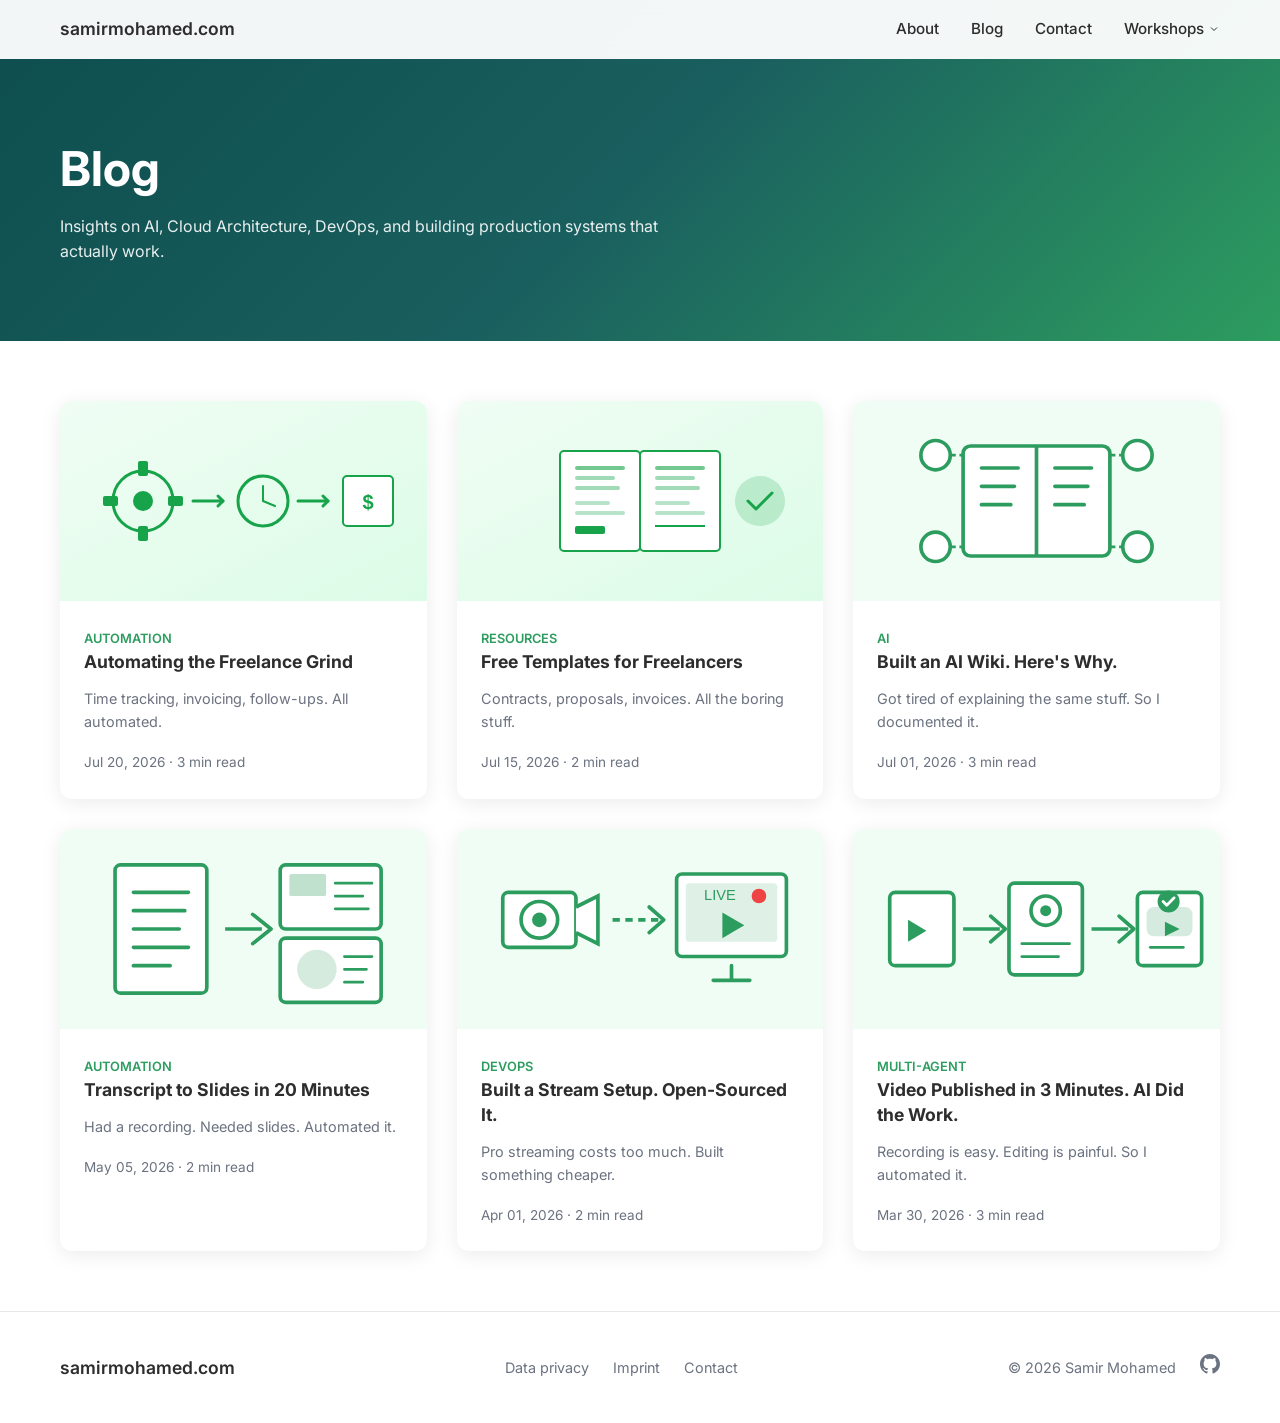
<file: pages/blog.html>
<!DOCTYPE html>
<html lang="en">
<head>
    <meta charset="UTF-8">
    <meta name="viewport" content="width=device-width, initial-scale=1.0">
    <meta name="description" content="Blog - Samir Mohamed. Insights on AI, Cloud Architecture, DevOps, and building production systems.">
    <title>Blog - Samir Mohamed | AI & Cloud Consultant</title>
    
    <!-- Privacy-friendly analytics by Plausible -->
    <script async src="https://plausible.io/js/pa-OyzoFrsBK3i105pGq7Ipw.js"></script>
    <script>
      window.plausible=window.plausible||function(){(plausible.q=plausible.q||[]).push(arguments)},plausible.init=plausible.init||function(i){plausible.o=i||{}};
      plausible.init()
    </script>
    
    <link rel="icon" type="image/svg+xml" href="../assets/images/icons/favicon.svg">
    <link rel="preconnect" href="https://fonts.googleapis.com">
    <link rel="preconnect" href="https://fonts.gstatic.com" crossorigin>
    <link href="https://fonts.googleapis.com/css2?family=Inter:wght@400;500;600;700&display=swap" rel="stylesheet">
    <link rel="stylesheet" href="../assets/css/styles.css">
    <style>
        .blog-hero {
            padding: 140px 0 60px;
            background: linear-gradient(135deg, #0d4d4d 0%, #1a5f5f 50%, #2d9d5f 100%);
            color: white;
        }
        .blog-hero h1 {
            margin-bottom: 16px;
        }
        .blog-hero p {
            opacity: 0.9;
            max-width: 600px;
        }
        .blog-list {
            padding: 60px 0;
        }
        .blog-list-grid {
            display: grid;
            grid-template-columns: repeat(3, 1fr);
            gap: 30px;
        }
        .blog-list-card {
            background: white;
            border-radius: 12px;
            overflow: hidden;
            box-shadow: 0 4px 20px rgba(0,0,0,0.08);
            transition: transform 0.3s ease, box-shadow 0.3s ease;
        }
        .blog-list-card:hover {
            transform: translateY(-5px);
            box-shadow: 0 8px 30px rgba(0,0,0,0.12);
        }
        .blog-list-card img {
            width: 100%;
            height: 200px;
            object-fit: cover;
        }
        .blog-list-card .content {
            padding: 24px;
        }
        .blog-list-card .category {
            font-size: 0.8rem;
            color: var(--primary-green);
            font-weight: 600;
            text-transform: uppercase;
            margin-bottom: 12px;
        }
        .blog-list-card h3 {
            font-size: 1.1rem;
            margin-bottom: 12px;
            line-height: 1.4;
        }
        .blog-list-card p {
            color: var(--text-muted);
            font-size: 0.9rem;
            margin-bottom: 16px;
        }
        .blog-list-card .meta {
            font-size: 0.85rem;
            color: var(--text-muted);
        }
        @media (max-width: 768px) {
            .blog-list-grid {
                grid-template-columns: 1fr;
            }
        }
    </style>
</head>
<body>
    <nav class="navbar">
        <div class="container">
            <a href="../index.html" class="logo">
                <span class="logo-text">samirmohamed.com</span>
            </a>
            <div class="nav-links">
                <a href="../index.html#about">About</a>
                <a href="blog.html">Blog</a>
                <a href="../index.html#contact">Contact</a>
                <div class="dropdown">
                    <a href="#" class="dropdown-toggle">Workshops <svg width="12" height="12" viewBox="0 0 24 24" fill="none" stroke="currentColor" stroke-width="2"><path d="M6 9l6 6 6-6"/></svg></a>
                    <div class="dropdown-menu">
                        <a href="workshops.html#discovery">Discovery Workshop</a>
                        <a href="workshops.html#prototype">Prototype Workshop</a>
                        <a href="workshops.html#validation">Validation Workshop</a>
                    </div>
                </div>
            </div>
        </div>
    </nav>

    <section class="blog-hero">
        <div class="container">
            <h1>Blog</h1>
            <p>Insights on AI, Cloud Architecture, DevOps, and building production systems that actually work.</p>
        </div>
    </section>

    <section class="blog-list">
        <div class="container">
            <div class="blog-list-grid">
                <a href="blog/freelancer-automation.html" class="blog-list-card">
                    <img src="../assets/images/blog/freelancer-automation.svg" alt="Freelancer Automation">
                    <div class="content">
                        <span class="category">Automation</span>
                        <h3>Automating the Freelance Grind</h3>
                        <p>Time tracking, invoicing, follow-ups. All automated.</p>
                        <span class="meta">Jul 20, 2026 · 3 min read</span>
                    </div>
                </a>
                
                <a href="blog/freelancer-templates.html" class="blog-list-card">
                    <img src="../assets/images/blog/freelancer-templates.svg" alt="Freelancer Templates">
                    <div class="content">
                        <span class="category">Resources</span>
                        <h3>Free Templates for Freelancers</h3>
                        <p>Contracts, proposals, invoices. All the boring stuff.</p>
                        <span class="meta">Jul 15, 2026 · 2 min read</span>
                    </div>
                </a>
                
                <a href="blog/ai-solutions-wiki.html" class="blog-list-card">
                    <img src="../assets/images/blog/ai-wiki.svg" alt="AI Wiki">
                    <div class="content">
                        <span class="category">AI</span>
                        <h3>Built an AI Wiki. Here's Why.</h3>
                        <p>Got tired of explaining the same stuff. So I documented it.</p>
                        <span class="meta">Jul 01, 2026 · 3 min read</span>
                    </div>
                </a>
                
                <a href="blog/transcript-to-slides.html" class="blog-list-card">
                    <img src="../assets/images/blog/transcript-slides.svg" alt="Transcript to Slides">
                    <div class="content">
                        <span class="category">Automation</span>
                        <h3>Transcript to Slides in 20 Minutes</h3>
                        <p>Had a recording. Needed slides. Automated it.</p>
                        <span class="meta">May 05, 2026 · 2 min read</span>
                    </div>
                </a>
                
                <a href="blog/stream-setup.html" class="blog-list-card">
                    <img src="../assets/images/blog/stream-setup.svg" alt="Stream Setup">
                    <div class="content">
                        <span class="category">DevOps</span>
                        <h3>Built a Stream Setup. Open-Sourced It.</h3>
                        <p>Pro streaming costs too much. Built something cheaper.</p>
                        <span class="meta">Apr 01, 2026 · 2 min read</span>
                    </div>
                </a>
                
                <a href="blog/ai-video-pipeline.html" class="blog-list-card">
                    <img src="../assets/images/blog/video-pipeline.svg" alt="AI Video Pipeline">
                    <div class="content">
                        <span class="category">Multi-Agent</span>
                        <h3>Video Published in 3 Minutes. AI Did the Work.</h3>
                        <p>Recording is easy. Editing is painful. So I automated it.</p>
                        <span class="meta">Mar 30, 2026 · 3 min read</span>
                    </div>
                </a>
            </div>
        </div>
    </section>

    <footer class="footer">
        <div class="container">
            <div class="footer-logo">
                <span class="logo-text">samirmohamed.com</span>
            </div>
            <div class="footer-links">
                <a href="privacy.html">Data privacy</a>
                <a href="imprint.html">Imprint</a>
                <a href="../index.html#contact">Contact</a>
            </div>
            <div class="footer-right">
                <span class="copyright">&copy; 2026 Samir Mohamed</span>
                <div class="footer-social">
                    <a href="https://github.com/mzzavaa" aria-label="GitHub" target="_blank" rel="noopener">
                        <svg width="20" height="20" viewBox="0 0 24 24" fill="currentColor">
                            <path d="M12 0c-6.626 0-12 5.373-12 12 0 5.302 3.438 9.8 8.207 11.387.599.111.793-.261.793-.577v-2.234c-3.338.726-4.033-1.416-4.033-1.416-.546-1.387-1.333-1.756-1.333-1.756-1.089-.745.083-.729.083-.729 1.205.084 1.839 1.237 1.839 1.237 1.07 1.834 2.807 1.304 3.492.997.107-.775.418-1.305.762-1.604-2.665-.305-5.467-1.334-5.467-5.931 0-1.311.469-2.381 1.236-3.221-.124-.303-.535-1.524.117-3.176 0 0 1.008-.322 3.301 1.23.957-.266 1.983-.399 3.003-.404 1.02.005 2.047.138 3.006.404 2.291-1.552 3.297-1.23 3.297-1.23.653 1.653.242 2.874.118 3.176.77.84 1.235 1.911 1.235 3.221 0 4.609-2.807 5.624-5.479 5.921.43.372.823 1.102.823 2.222v3.293c0 .319.192.694.801.576 4.765-1.589 8.199-6.086 8.199-11.386 0-6.627-5.373-12-12-12z"/>
                        </svg>
                    </a>
                </div>
            </div>
        </div>
    </footer>
    
    <script src="../assets/js/main.js"></script>
</body>
</html>
</file>
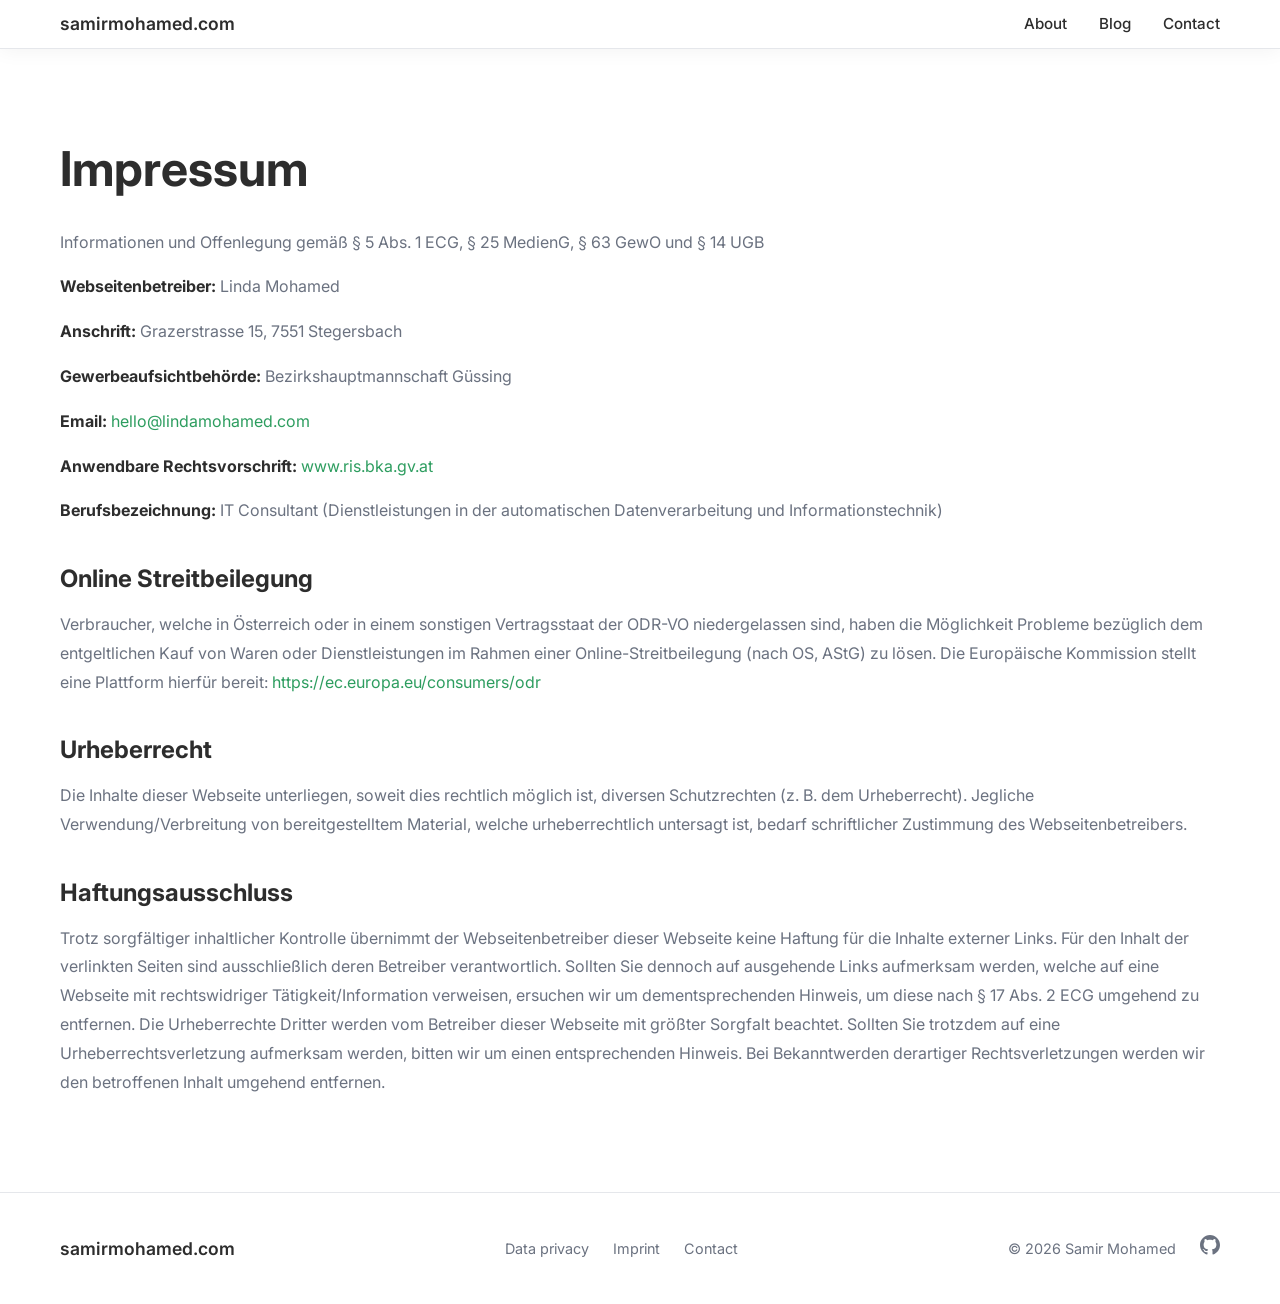
<file: pages/imprint.html>
<!DOCTYPE html>
<html lang="de">
<head>
    <meta charset="UTF-8">
    <meta name="viewport" content="width=device-width, initial-scale=1.0">
    <meta name="description" content="Impressum - Samir Mohamed">
    <title>Imprint | Samir Mohamed</title>
    
    <!-- Privacy-friendly analytics by Plausible -->
    <script async src="https://plausible.io/js/pa-OyzoFrsBK3i105pGq7Ipw.js"></script>
    <script>
      window.plausible=window.plausible||function(){(plausible.q=plausible.q||[]).push(arguments)},plausible.init=plausible.init||function(i){plausible.o=i||{}};
      plausible.init()
    </script>
    
    <link rel="icon" type="image/svg+xml" href="../assets/images/icons/favicon.svg">
    <link rel="preconnect" href="https://fonts.googleapis.com">
    <link rel="preconnect" href="https://fonts.gstatic.com" crossorigin>
    <link href="https://fonts.googleapis.com/css2?family=Inter:wght@400;500;600;700&display=swap" rel="stylesheet">
    <link rel="stylesheet" href="../assets/css/styles.css">
</head>
<body>
    <nav class="navbar scrolled">
        <div class="container">
            <a href="../index.html" class="logo"><span class="logo-text">samirmohamed.com</span></a>
            <div class="nav-links">
                <a href="../index.html#about">About</a>
                <a href="blog.html">Blog</a>
                <a href="../index.html#contact">Contact</a>
            </div>
        </div>
    </nav>

    <section class="legal-page">
        <div class="container">
            <h1>Impressum</h1>
            
            <p>Informationen und Offenlegung gemäß § 5 Abs. 1 ECG, § 25 MedienG, § 63 GewO und § 14 UGB</p>
            
            <p><strong>Webseitenbetreiber:</strong> Linda Mohamed</p>
            <p><strong>Anschrift:</strong> Grazerstrasse 15, 7551 Stegersbach</p>
            <p><strong>Gewerbeaufsichtbehörde:</strong> Bezirkshauptmannschaft Güssing</p>
            <p><strong>Email:</strong> <a href="mailto:hello@samirmohamed.com">hello@lindamohamed.com</a></p>
            <p><strong>Anwendbare Rechtsvorschrift:</strong> <a href="https://www.ris.bka.gv.at" target="_blank" rel="noopener">www.ris.bka.gv.at</a></p>
            <p><strong>Berufsbezeichnung:</strong> IT Consultant (Dienstleistungen in der automatischen Datenverarbeitung und Informationstechnik)</p>
            
            <h2>Online Streitbeilegung</h2>
            <p>Verbraucher, welche in Österreich oder in einem sonstigen Vertragsstaat der ODR-VO niedergelassen sind, haben die Möglichkeit Probleme bezüglich dem entgeltlichen Kauf von Waren oder Dienstleistungen im Rahmen einer Online-Streitbeilegung (nach OS, AStG) zu lösen. Die Europäische Kommission stellt eine Plattform hierfür bereit: <a href="https://ec.europa.eu/consumers/odr" target="_blank" rel="noopener">https://ec.europa.eu/consumers/odr</a></p>
            
            <h2>Urheberrecht</h2>
            <p>Die Inhalte dieser Webseite unterliegen, soweit dies rechtlich möglich ist, diversen Schutzrechten (z. B. dem Urheberrecht). Jegliche Verwendung/Verbreitung von bereitgestelltem Material, welche urheberrechtlich untersagt ist, bedarf schriftlicher Zustimmung des Webseitenbetreibers.</p>
            
            <h2>Haftungsausschluss</h2>
            <p>Trotz sorgfältiger inhaltlicher Kontrolle übernimmt der Webseitenbetreiber dieser Webseite keine Haftung für die Inhalte externer Links. Für den Inhalt der verlinkten Seiten sind ausschließlich deren Betreiber verantwortlich. Sollten Sie dennoch auf ausgehende Links aufmerksam werden, welche auf eine Webseite mit rechtswidriger Tätigkeit/Information verweisen, ersuchen wir um dementsprechenden Hinweis, um diese nach § 17 Abs. 2 ECG umgehend zu entfernen. Die Urheberrechte Dritter werden vom Betreiber dieser Webseite mit größter Sorgfalt beachtet. Sollten Sie trotzdem auf eine Urheberrechtsverletzung aufmerksam werden, bitten wir um einen entsprechenden Hinweis. Bei Bekanntwerden derartiger Rechtsverletzungen werden wir den betroffenen Inhalt umgehend entfernen.</p>
        </div>
    </section>

    <footer class="footer">
        <div class="container">
            <div class="footer-logo"><span class="logo-text">samirmohamed.com</span></div>
            <div class="footer-links">
                <a href="privacy.html">Data privacy</a>
                <a href="imprint.html">Imprint</a>
                <a href="../index.html#contact">Contact</a>
            </div>
            <div class="footer-right">
                <span class="copyright">&copy; 2026 Samir Mohamed</span>
                <div class="footer-social">
                    <a href="https://github.com/mzzavaa" aria-label="GitHub" target="_blank" rel="noopener">
                        <svg width="20" height="20" viewBox="0 0 24 24" fill="currentColor">
                            <path d="M12 0c-6.626 0-12 5.373-12 12 0 5.302 3.438 9.8 8.207 11.387.599.111.793-.261.793-.577v-2.234c-3.338.726-4.033-1.416-4.033-1.416-.546-1.387-1.333-1.756-1.333-1.756-1.089-.745.083-.729.083-.729 1.205.084 1.839 1.237 1.839 1.237 1.07 1.834 2.807 1.304 3.492.997.107-.775.418-1.305.762-1.604-2.665-.305-5.467-1.334-5.467-5.931 0-1.311.469-2.381 1.236-3.221-.124-.303-.535-1.524.117-3.176 0 0 1.008-.322 3.301 1.23.957-.266 1.983-.399 3.003-.404 1.02.005 2.047.138 3.006.404 2.291-1.552 3.297-1.23 3.297-1.23.653 1.653.242 2.874.118 3.176.77.84 1.235 1.911 1.235 3.221 0 4.609-2.807 5.624-5.479 5.921.43.372.823 1.102.823 2.222v3.293c0 .319.192.694.801.576 4.765-1.589 8.199-6.086 8.199-11.386 0-6.627-5.373-12-12-12z"/>
                        </svg>
                    </a>
                </div>
            </div>
        </div>
    </footer>
</body>
</html>
</file>
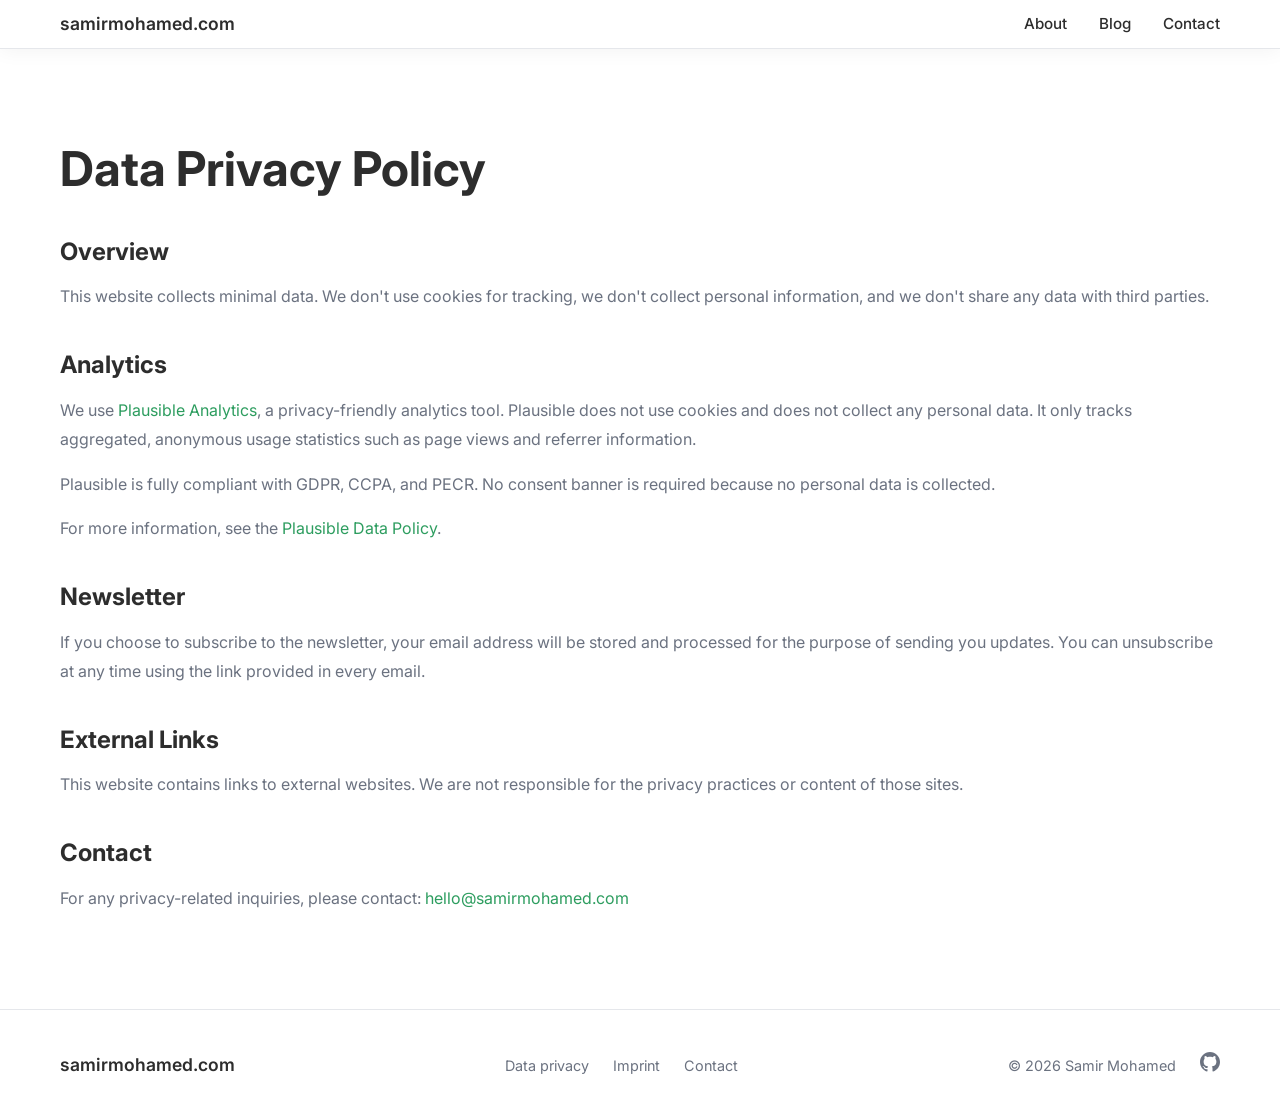
<file: pages/privacy.html>
<!DOCTYPE html>
<html lang="en">
<head>
    <meta charset="UTF-8">
    <meta name="viewport" content="width=device-width, initial-scale=1.0">
    <meta name="description" content="Data Privacy Policy - Samir Mohamed">
    <title>Data Privacy | Samir Mohamed</title>
    
    <!-- Privacy-friendly analytics by Plausible -->
    <script async src="https://plausible.io/js/pa-OyzoFrsBK3i105pGq7Ipw.js"></script>
    <script>
      window.plausible=window.plausible||function(){(plausible.q=plausible.q||[]).push(arguments)},plausible.init=plausible.init||function(i){plausible.o=i||{}};
      plausible.init()
    </script>
    
    <link rel="icon" type="image/svg+xml" href="../assets/images/icons/favicon.svg">
    <link rel="preconnect" href="https://fonts.googleapis.com">
    <link rel="preconnect" href="https://fonts.gstatic.com" crossorigin>
    <link href="https://fonts.googleapis.com/css2?family=Inter:wght@400;500;600;700&display=swap" rel="stylesheet">
    <link rel="stylesheet" href="../assets/css/styles.css">
</head>
<body>
    <nav class="navbar scrolled">
        <div class="container">
            <a href="../index.html" class="logo">
                <span class="logo-text">samirmohamed.com</span>
            </a>
            <div class="nav-links">
                <a href="../index.html#about">About</a>
                <a href="blog.html">Blog</a>
                <a href="../index.html#contact">Contact</a>
            </div>
        </div>
    </nav>

    <main class="legal-page">
        <div class="container">
            <h1>Data Privacy Policy</h1>
            
            <h2>Overview</h2>
            <p>This website collects minimal data. We don't use cookies for tracking, we don't collect personal information, and we don't share any data with third parties.</p>
            
            <h2>Analytics</h2>
            <p>We use <a href="https://plausible.io" target="_blank" rel="noopener">Plausible Analytics</a>, a privacy-friendly analytics tool. Plausible does not use cookies and does not collect any personal data. It only tracks aggregated, anonymous usage statistics such as page views and referrer information.</p>
            <p>Plausible is fully compliant with GDPR, CCPA, and PECR. No consent banner is required because no personal data is collected.</p>
            <p>For more information, see the <a href="https://plausible.io/data-policy" target="_blank" rel="noopener">Plausible Data Policy</a>.</p>
            
            <h2>Newsletter</h2>
            <p>If you choose to subscribe to the newsletter, your email address will be stored and processed for the purpose of sending you updates. You can unsubscribe at any time using the link provided in every email.</p>
            
            <h2>External Links</h2>
            <p>This website contains links to external websites. We are not responsible for the privacy practices or content of those sites.</p>
            
            <h2>Contact</h2>
            <p>For any privacy-related inquiries, please contact: <a href="mailto:hello@samirmohamed.com">hello@samirmohamed.com</a></p>
        </div>
    </main>

    <footer class="footer">
        <div class="container">
            <div class="footer-logo">
                <span class="logo-text">samirmohamed.com</span>
            </div>
            <div class="footer-links">
                <a href="privacy.html">Data privacy</a>
                <a href="imprint.html">Imprint</a>
                <a href="../index.html#contact">Contact</a>
            </div>
            <div class="footer-right">
                <span class="copyright">&copy; 2026 Samir Mohamed</span>
                <div class="footer-social">
                    <a href="https://github.com/mzzavaa" aria-label="GitHub" target="_blank" rel="noopener">
                        <svg width="20" height="20" viewBox="0 0 24 24" fill="currentColor">
                            <path d="M12 0c-6.626 0-12 5.373-12 12 0 5.302 3.438 9.8 8.207 11.387.599.111.793-.261.793-.577v-2.234c-3.338.726-4.033-1.416-4.033-1.416-.546-1.387-1.333-1.756-1.333-1.756-1.089-.745.083-.729.083-.729 1.205.084 1.839 1.237 1.839 1.237 1.07 1.834 2.807 1.304 3.492.997.107-.775.418-1.305.762-1.604-2.665-.305-5.467-1.334-5.467-5.931 0-1.311.469-2.381 1.236-3.221-.124-.303-.535-1.524.117-3.176 0 0 1.008-.322 3.301 1.23.957-.266 1.983-.399 3.003-.404 1.02.005 2.047.138 3.006.404 2.291-1.552 3.297-1.23 3.297-1.23.653 1.653.242 2.874.118 3.176.77.84 1.235 1.911 1.235 3.221 0 4.609-2.807 5.624-5.479 5.921.43.372.823 1.102.823 2.222v3.293c0 .319.192.694.801.576 4.765-1.589 8.199-6.086 8.199-11.386 0-6.627-5.373-12-12-12z"/>
                        </svg>
                    </a>
                </div>
            </div>
        </div>
    </footer>
</body>
</html>
</file>
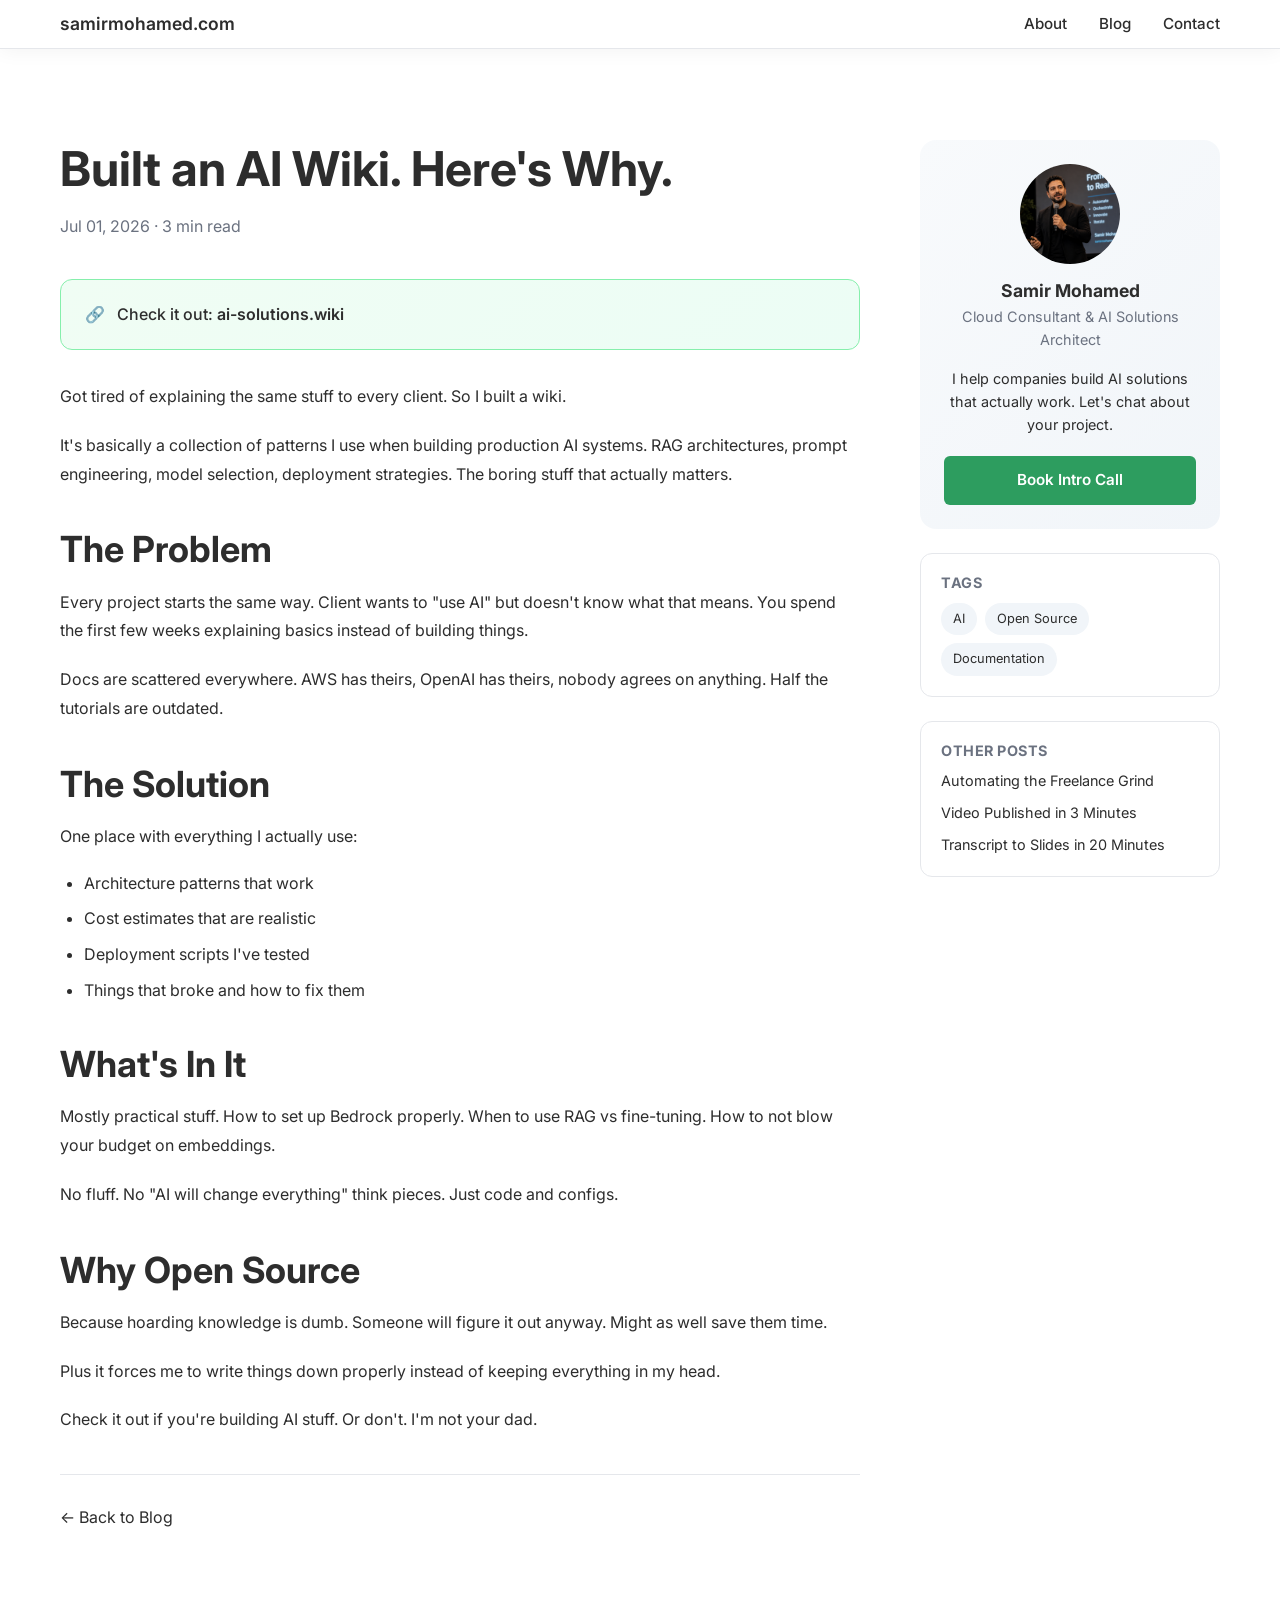
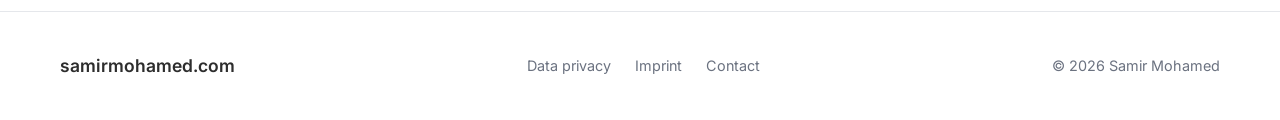
<file: pages/blog/ai-solutions-wiki.html>
<!DOCTYPE html>
<html lang="en">
<head>
    <meta charset="UTF-8">
    <meta name="viewport" content="width=device-width, initial-scale=1.0">
    <meta name="description" content="Why I built an open-source AI knowledge base. Practical patterns for production AI systems.">
    <title>Built an AI Wiki - Samir Mohamed</title>
    
    <!-- Privacy-friendly analytics by Plausible -->
    <script async src="https://plausible.io/js/pa-OyzoFrsBK3i105pGq7Ipw.js"></script>
    <script>
      window.plausible=window.plausible||function(){(plausible.q=plausible.q||[]).push(arguments)},plausible.init=plausible.init||function(i){plausible.o=i||{}};
      plausible.init()
    </script>
    
    <link rel="icon" type="image/svg+xml" href="../../assets/images/icons/favicon.svg">
    <link rel="preconnect" href="https://fonts.googleapis.com">
    <link rel="preconnect" href="https://fonts.gstatic.com" crossorigin>
    <link href="https://fonts.googleapis.com/css2?family=Inter:wght@400;500;600;700&display=swap" rel="stylesheet">
    <link rel="stylesheet" href="../../assets/css/styles.css">
    <style>
        .blog-layout { padding: 140px 0 80px; }
        .blog-layout .container { display: grid; grid-template-columns: 1fr 300px; gap: 60px; max-width: 1200px; }
        .blog-main h1 { margin-bottom: 16px; }
        .blog-meta { color: var(--text-muted); margin-bottom: 40px; }
        .blog-content p { margin-bottom: 20px; line-height: 1.8; }
        .blog-content h2 { margin-top: 40px; margin-bottom: 16px; }
        .blog-content ul { margin: 20px 0; padding-left: 24px; }
        .blog-content li { margin-bottom: 10px; list-style: disc; }
        .blog-content code { background: #f1f5f9; padding: 2px 6px; border-radius: 4px; font-size: 0.9em; }
        .blog-sidebar { position: sticky; top: 100px; height: fit-content; }
        .author-card { padding: 24px; background: linear-gradient(135deg, #f8fafc 0%, #f1f5f9 100%); border-radius: 16px; text-align: center; display: flex; flex-direction: column; align-items: center; }
        .author-card img { width: 100px; height: 100px; border-radius: 50%; object-fit: cover; margin-bottom: 16px; display: block; }
        .author-card h3 { margin: 0 0 4px 0; font-size: 1.1rem; }
        .author-card .role { margin: 0 0 16px 0; color: var(--text-muted); font-size: 0.9rem; }
        .author-card p { margin: 0 0 20px 0; font-size: 0.9rem; line-height: 1.6; }
        .author-card .btn { width: 100%; justify-content: center; }
        .sidebar-section { margin-top: 24px; padding: 20px; background: #fff; border-radius: 12px; border: 1px solid var(--border-light); }
        .sidebar-section h4 { margin: 0 0 12px 0; font-size: 0.9rem; color: var(--text-muted); text-transform: uppercase; letter-spacing: 0.5px; }
        .sidebar-tags { display: flex; flex-wrap: wrap; gap: 8px; }
        .sidebar-tags a { padding: 6px 12px; background: #f1f5f9; border-radius: 20px; font-size: 0.8rem; color: var(--text-secondary); text-decoration: none; transition: all 0.2s; }
        .sidebar-tags a:hover { background: var(--primary); color: white; }
        .sidebar-posts { display: flex; flex-direction: column; gap: 12px; }
        .sidebar-posts a { display: block; font-size: 0.9rem; color: var(--text-secondary); text-decoration: none; line-height: 1.4; }
        .sidebar-posts a:hover { color: var(--primary); }
        @media (max-width: 900px) {
            .blog-layout .container { grid-template-columns: 1fr; }
            .blog-sidebar { position: static; margin-top: 40px; }
        }
    </style>
</head>
<body>
    <nav class="navbar scrolled">
        <div class="container">
            <a href="../../index.html" class="logo"><span class="logo-text">samirmohamed.com</span></a>
            <div class="nav-links">
                <a href="../../index.html#about">About</a>
                <a href="../blog.html">Blog</a>
                <a href="../../index.html#contact">Contact</a>
            </div>
        </div>
    </nav>

    <article class="blog-layout">
        <div class="container">
            <div class="blog-main">
                <h1>Built an AI Wiki. Here's Why.</h1>
                <p class="blog-meta">Jul 01, 2026 · 3 min read</p>
                
                <div class="blog-content">
                    <div style="background: linear-gradient(135deg, #f0fdf4 0%, #ecfdf5 100%); border: 1px solid #86efac; border-radius: 12px; padding: 20px 24px; margin-bottom: 32px;">
                        <p style="margin: 0; font-weight: 500;">
                            <span style="margin-right: 8px;">🔗</span>
                            Check it out: <a href="https://ai-solutions.wiki" target="_blank" rel="noopener" style="color: var(--primary); font-weight: 600;">ai-solutions.wiki</a>
                        </p>
                    </div>
                    
                    <p>Got tired of explaining the same stuff to every client. So I built a wiki.</p>
                    
                    <p>It's basically a collection of patterns I use when building production AI systems. RAG architectures, prompt engineering, model selection, deployment strategies. The boring stuff that actually matters.</p>
                    
                    <h2>The Problem</h2>
                    <p>Every project starts the same way. Client wants to "use AI" but doesn't know what that means. You spend the first few weeks explaining basics instead of building things.</p>
                    
                    <p>Docs are scattered everywhere. AWS has theirs, OpenAI has theirs, nobody agrees on anything. Half the tutorials are outdated.</p>
                    
                    <h2>The Solution</h2>
                    <p>One place with everything I actually use:</p>
                    <ul>
                        <li>Architecture patterns that work</li>
                        <li>Cost estimates that are realistic</li>
                        <li>Deployment scripts I've tested</li>
                        <li>Things that broke and how to fix them</li>
                    </ul>
                    
                    <h2>What's In It</h2>
                    <p>Mostly practical stuff. How to set up Bedrock properly. When to use RAG vs fine-tuning. How to not blow your budget on embeddings.</p>
                    
                    <p>No fluff. No "AI will change everything" think pieces. Just code and configs.</p>
                    
                    <h2>Why Open Source</h2>
                    <p>Because hoarding knowledge is dumb. Someone will figure it out anyway. Might as well save them time.</p>
                    
                    <p>Plus it forces me to write things down properly instead of keeping everything in my head.</p>
                    
                    <p>Check it out if you're building AI stuff. Or don't. I'm not your dad.</p>
                </div>
                
                <div style="margin-top: 40px; padding-top: 30px; border-top: 1px solid var(--border-light);">
                    <a href="../blog.html">&larr; Back to Blog</a>
                </div>
            </div>
            
            <aside class="blog-sidebar">
                <div class="author-card">
                    <img src="../../assets/images/profile/headshot.png" alt="Samir Mohamed">
                    <h3>Samir Mohamed</h3>
                    <p class="role">Cloud Consultant & AI Solutions Architect</p>
                    <p>I help companies build AI solutions that actually work. Let's chat about your project.</p>
                    <a href="https://outlook.office.com/book/SamirMohamedConsulting@lindamohamed.com/" target="_blank" rel="noopener" class="btn btn-primary">Book Intro Call</a>
                </div>
                
                <div class="sidebar-section">
                    <h4>Tags</h4>
                    <div class="sidebar-tags">
                        <a href="../blog.html">AI</a>
                        <a href="../blog.html">Open Source</a>
                        <a href="../blog.html">Documentation</a>
                    </div>
                </div>
                
                <div class="sidebar-section">
                    <h4>Other Posts</h4>
                    <div class="sidebar-posts">
                        <a href="freelancer-automation.html">Automating the Freelance Grind</a>
                        <a href="ai-video-pipeline.html">Video Published in 3 Minutes</a>
                        <a href="transcript-to-slides.html">Transcript to Slides in 20 Minutes</a>
                    </div>
                </div>
            </aside>
        </div>
    </article>

    <footer class="footer">
        <div class="container">
            <div class="footer-logo"><span class="logo-text">samirmohamed.com</span></div>
            <div class="footer-links">
                <a href="../privacy.html">Data privacy</a>
                <a href="../imprint.html">Imprint</a>
                <a href="../../index.html#contact">Contact</a>
            </div>
            <div class="footer-right"><span class="copyright">&copy; 2026 Samir Mohamed</span></div>
        </div>
    </footer>
</body>
</html>
</file>
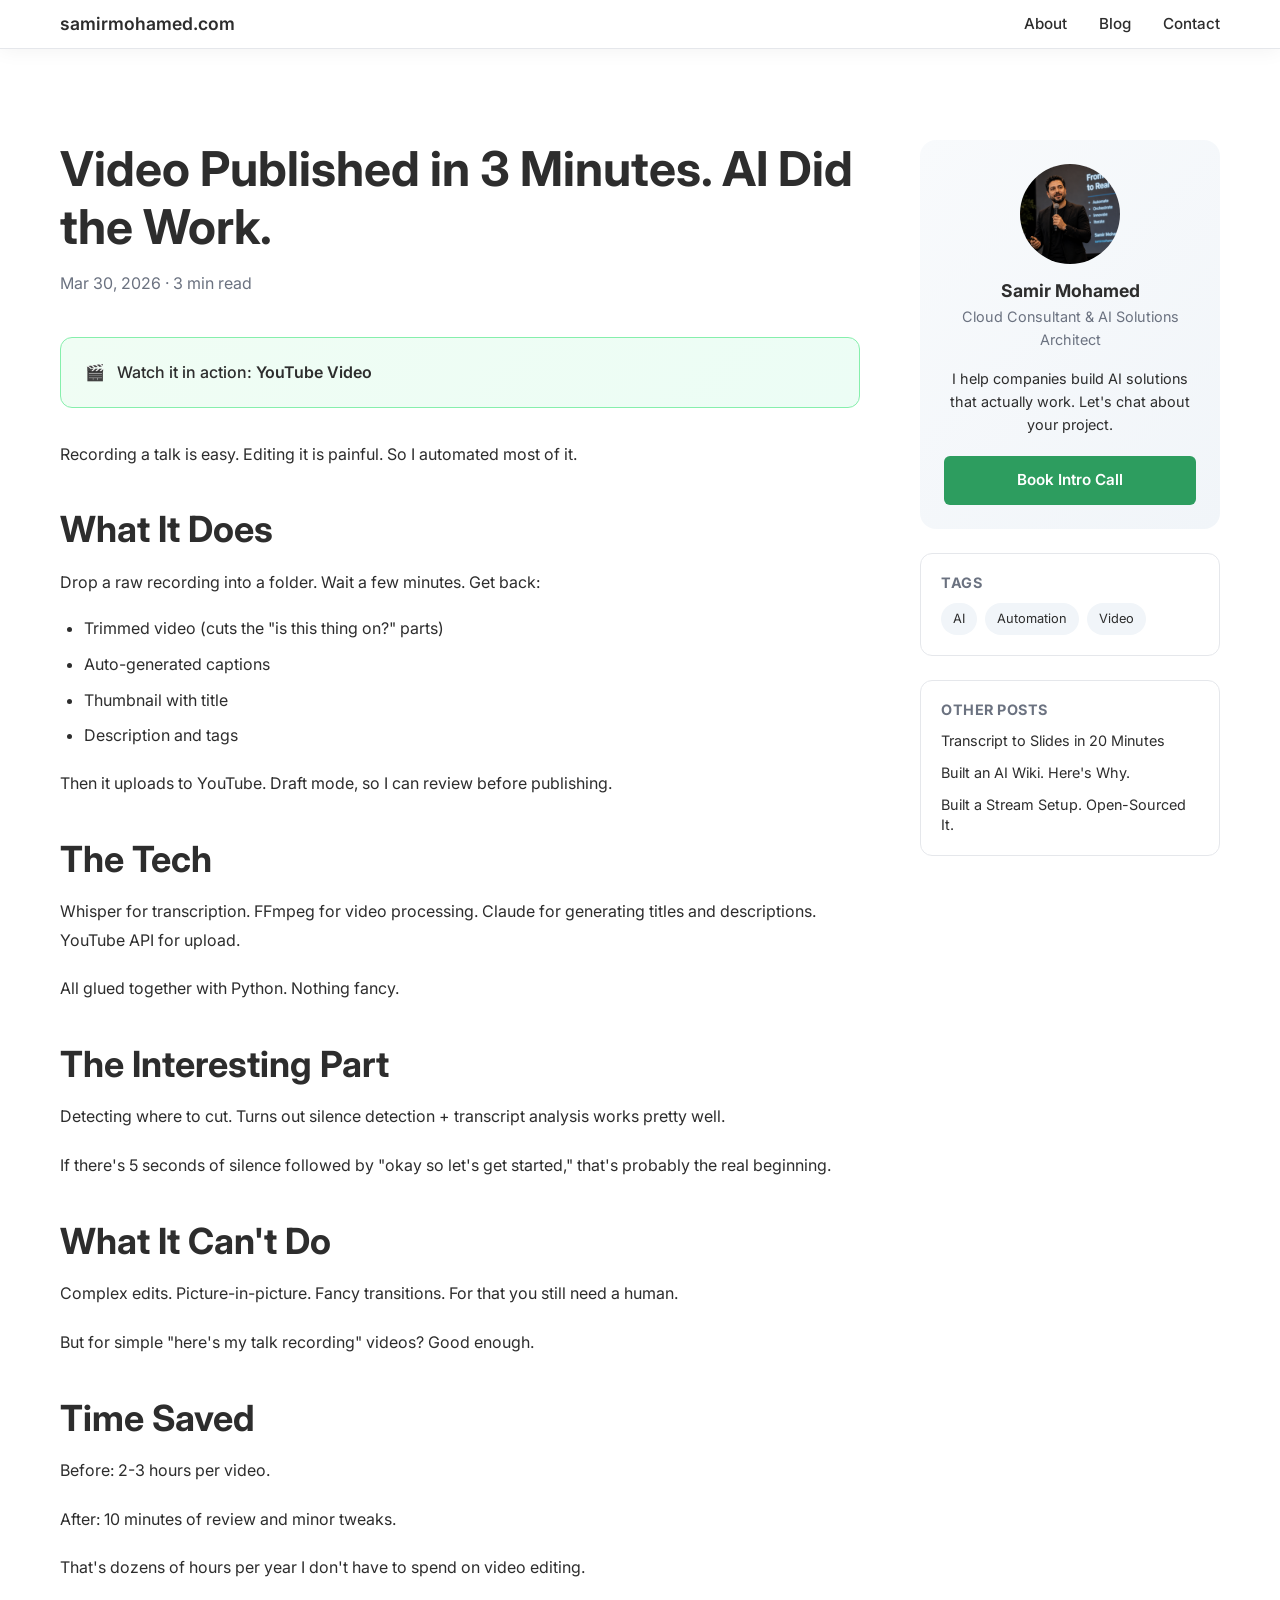
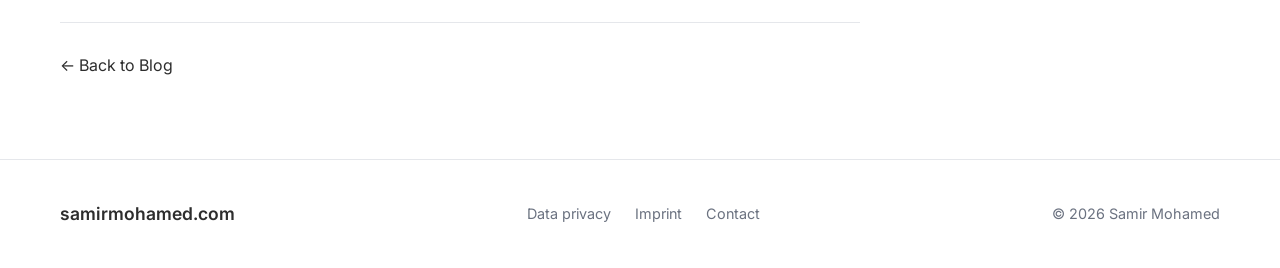
<file: pages/blog/ai-video-pipeline.html>
<!DOCTYPE html>
<html lang="en">
<head>
    <meta charset="UTF-8">
    <meta name="viewport" content="width=device-width, initial-scale=1.0">
    <meta name="description" content="Built an AI pipeline that edits and publishes videos automatically. Here's how.">
    <title>AI Video Pipeline - Samir Mohamed</title>
    
    <!-- Privacy-friendly analytics by Plausible -->
    <script async src="https://plausible.io/js/pa-OyzoFrsBK3i105pGq7Ipw.js"></script>
    <script>
      window.plausible=window.plausible||function(){(plausible.q=plausible.q||[]).push(arguments)},plausible.init=plausible.init||function(i){plausible.o=i||{}};
      plausible.init()
    </script>
    
    <link rel="icon" type="image/svg+xml" href="../../assets/images/icons/favicon.svg">
    <link rel="preconnect" href="https://fonts.googleapis.com">
    <link rel="preconnect" href="https://fonts.gstatic.com" crossorigin>
    <link href="https://fonts.googleapis.com/css2?family=Inter:wght@400;500;600;700&display=swap" rel="stylesheet">
    <link rel="stylesheet" href="../../assets/css/styles.css">
    <style>
        .blog-layout { padding: 140px 0 80px; }
        .blog-layout .container { display: grid; grid-template-columns: 1fr 300px; gap: 60px; max-width: 1200px; }
        .blog-main h1 { margin-bottom: 16px; }
        .blog-meta { color: var(--text-muted); margin-bottom: 40px; }
        .blog-content p { margin-bottom: 20px; line-height: 1.8; }
        .blog-content h2 { margin-top: 40px; margin-bottom: 16px; }
        .blog-content ul { margin: 20px 0; padding-left: 24px; }
        .blog-content li { margin-bottom: 10px; list-style: disc; }
        .blog-content code { background: #f1f5f9; padding: 2px 6px; border-radius: 4px; font-size: 0.9em; }
        .blog-sidebar { position: sticky; top: 100px; height: fit-content; }
        .author-card { padding: 24px; background: linear-gradient(135deg, #f8fafc 0%, #f1f5f9 100%); border-radius: 16px; text-align: center; display: flex; flex-direction: column; align-items: center; }
        .author-card img { width: 100px; height: 100px; border-radius: 50%; object-fit: cover; margin-bottom: 16px; display: block; }
        .author-card h3 { margin: 0 0 4px 0; font-size: 1.1rem; }
        .author-card .role { margin: 0 0 16px 0; color: var(--text-muted); font-size: 0.9rem; }
        .author-card p { margin: 0 0 20px 0; font-size: 0.9rem; line-height: 1.6; }
        .author-card .btn { width: 100%; justify-content: center; }
        .sidebar-section { margin-top: 24px; padding: 20px; background: #fff; border-radius: 12px; border: 1px solid var(--border-light); }
        .sidebar-section h4 { margin: 0 0 12px 0; font-size: 0.9rem; color: var(--text-muted); text-transform: uppercase; letter-spacing: 0.5px; }
        .sidebar-tags { display: flex; flex-wrap: wrap; gap: 8px; }
        .sidebar-tags a { padding: 6px 12px; background: #f1f5f9; border-radius: 20px; font-size: 0.8rem; color: var(--text-secondary); text-decoration: none; transition: all 0.2s; }
        .sidebar-tags a:hover { background: var(--primary); color: white; }
        .sidebar-posts { display: flex; flex-direction: column; gap: 12px; }
        .sidebar-posts a { display: block; font-size: 0.9rem; color: var(--text-secondary); text-decoration: none; line-height: 1.4; }
        .sidebar-posts a:hover { color: var(--primary); }
        @media (max-width: 900px) {
            .blog-layout .container { grid-template-columns: 1fr; }
            .blog-sidebar { position: static; margin-top: 40px; }
        }
    </style>
</head>
<body>
    <nav class="navbar scrolled">
        <div class="container">
            <a href="../../index.html" class="logo"><span class="logo-text">samirmohamed.com</span></a>
            <div class="nav-links">
                <a href="../../index.html#about">About</a>
                <a href="../blog.html">Blog</a>
                <a href="../../index.html#contact">Contact</a>
            </div>
        </div>
    </nav>

    <article class="blog-layout">
        <div class="container">
            <div class="blog-main">
                <h1>Video Published in 3 Minutes. AI Did the Work.</h1>
                <p class="blog-meta">Mar 30, 2026 · 3 min read</p>
                
                <div class="blog-content">
                    <div style="background: linear-gradient(135deg, #f0fdf4 0%, #ecfdf5 100%); border: 1px solid #86efac; border-radius: 12px; padding: 20px 24px; margin-bottom: 32px;">
                        <p style="margin: 0; font-weight: 500;">
                            <span style="margin-right: 8px;">🎬</span>
                            Watch it in action: <a href="https://youtu.be/wSCofxpLgZA?si=FV4PzGpmzvOvC2HJ" target="_blank" rel="noopener" style="color: var(--primary); font-weight: 600;">YouTube Video</a>
                        </p>
                    </div>
                    
                    <p>Recording a talk is easy. Editing it is painful. So I automated most of it.</p>
                    
                    <h2>What It Does</h2>
                    <p>Drop a raw recording into a folder. Wait a few minutes. Get back:</p>
                    <ul>
                        <li>Trimmed video (cuts the "is this thing on?" parts)</li>
                        <li>Auto-generated captions</li>
                        <li>Thumbnail with title</li>
                        <li>Description and tags</li>
                    </ul>
                    
                    <p>Then it uploads to YouTube. Draft mode, so I can review before publishing.</p>
                    
                    <h2>The Tech</h2>
                    <p>Whisper for transcription. FFmpeg for video processing. Claude for generating titles and descriptions. YouTube API for upload.</p>
                    
                    <p>All glued together with Python. Nothing fancy.</p>
                    
                    <h2>The Interesting Part</h2>
                    <p>Detecting where to cut. Turns out silence detection + transcript analysis works pretty well.</p>
                    
                    <p>If there's 5 seconds of silence followed by "okay so let's get started," that's probably the real beginning.</p>
                    
                    <h2>What It Can't Do</h2>
                    <p>Complex edits. Picture-in-picture. Fancy transitions. For that you still need a human.</p>
                    
                    <p>But for simple "here's my talk recording" videos? Good enough.</p>
                    
                    <h2>Time Saved</h2>
                    <p>Before: 2-3 hours per video.</p>
                    <p>After: 10 minutes of review and minor tweaks.</p>
                    
                    <p>That's dozens of hours per year I don't have to spend on video editing.</p>
                </div>
                
                <div style="margin-top: 40px; padding-top: 30px; border-top: 1px solid var(--border-light);">
                    <a href="../blog.html">&larr; Back to Blog</a>
                </div>
            </div>
            
            <aside class="blog-sidebar">
                <div class="author-card">
                    <img src="../../assets/images/profile/headshot.png" alt="Samir Mohamed">
                    <h3>Samir Mohamed</h3>
                    <p class="role">Cloud Consultant & AI Solutions Architect</p>
                    <p>I help companies build AI solutions that actually work. Let's chat about your project.</p>
                    <a href="https://outlook.office.com/book/SamirMohamedConsulting@lindamohamed.com/" target="_blank" rel="noopener" class="btn btn-primary">Book Intro Call</a>
                </div>
                
                <div class="sidebar-section">
                    <h4>Tags</h4>
                    <div class="sidebar-tags">
                        <a href="../blog.html">AI</a>
                        <a href="../blog.html">Automation</a>
                        <a href="../blog.html">Video</a>
                    </div>
                </div>
                
                <div class="sidebar-section">
                    <h4>Other Posts</h4>
                    <div class="sidebar-posts">
                        <a href="transcript-to-slides.html">Transcript to Slides in 20 Minutes</a>
                        <a href="ai-solutions-wiki.html">Built an AI Wiki. Here's Why.</a>
                        <a href="stream-setup.html">Built a Stream Setup. Open-Sourced It.</a>
                    </div>
                </div>
            </aside>
        </div>
    </article>

    <footer class="footer">
        <div class="container">
            <div class="footer-logo"><span class="logo-text">samirmohamed.com</span></div>
            <div class="footer-links">
                <a href="../privacy.html">Data privacy</a>
                <a href="../imprint.html">Imprint</a>
                <a href="../../index.html#contact">Contact</a>
            </div>
            <div class="footer-right"><span class="copyright">&copy; 2026 Samir Mohamed</span></div>
        </div>
    </footer>
</body>
</html>
</file>
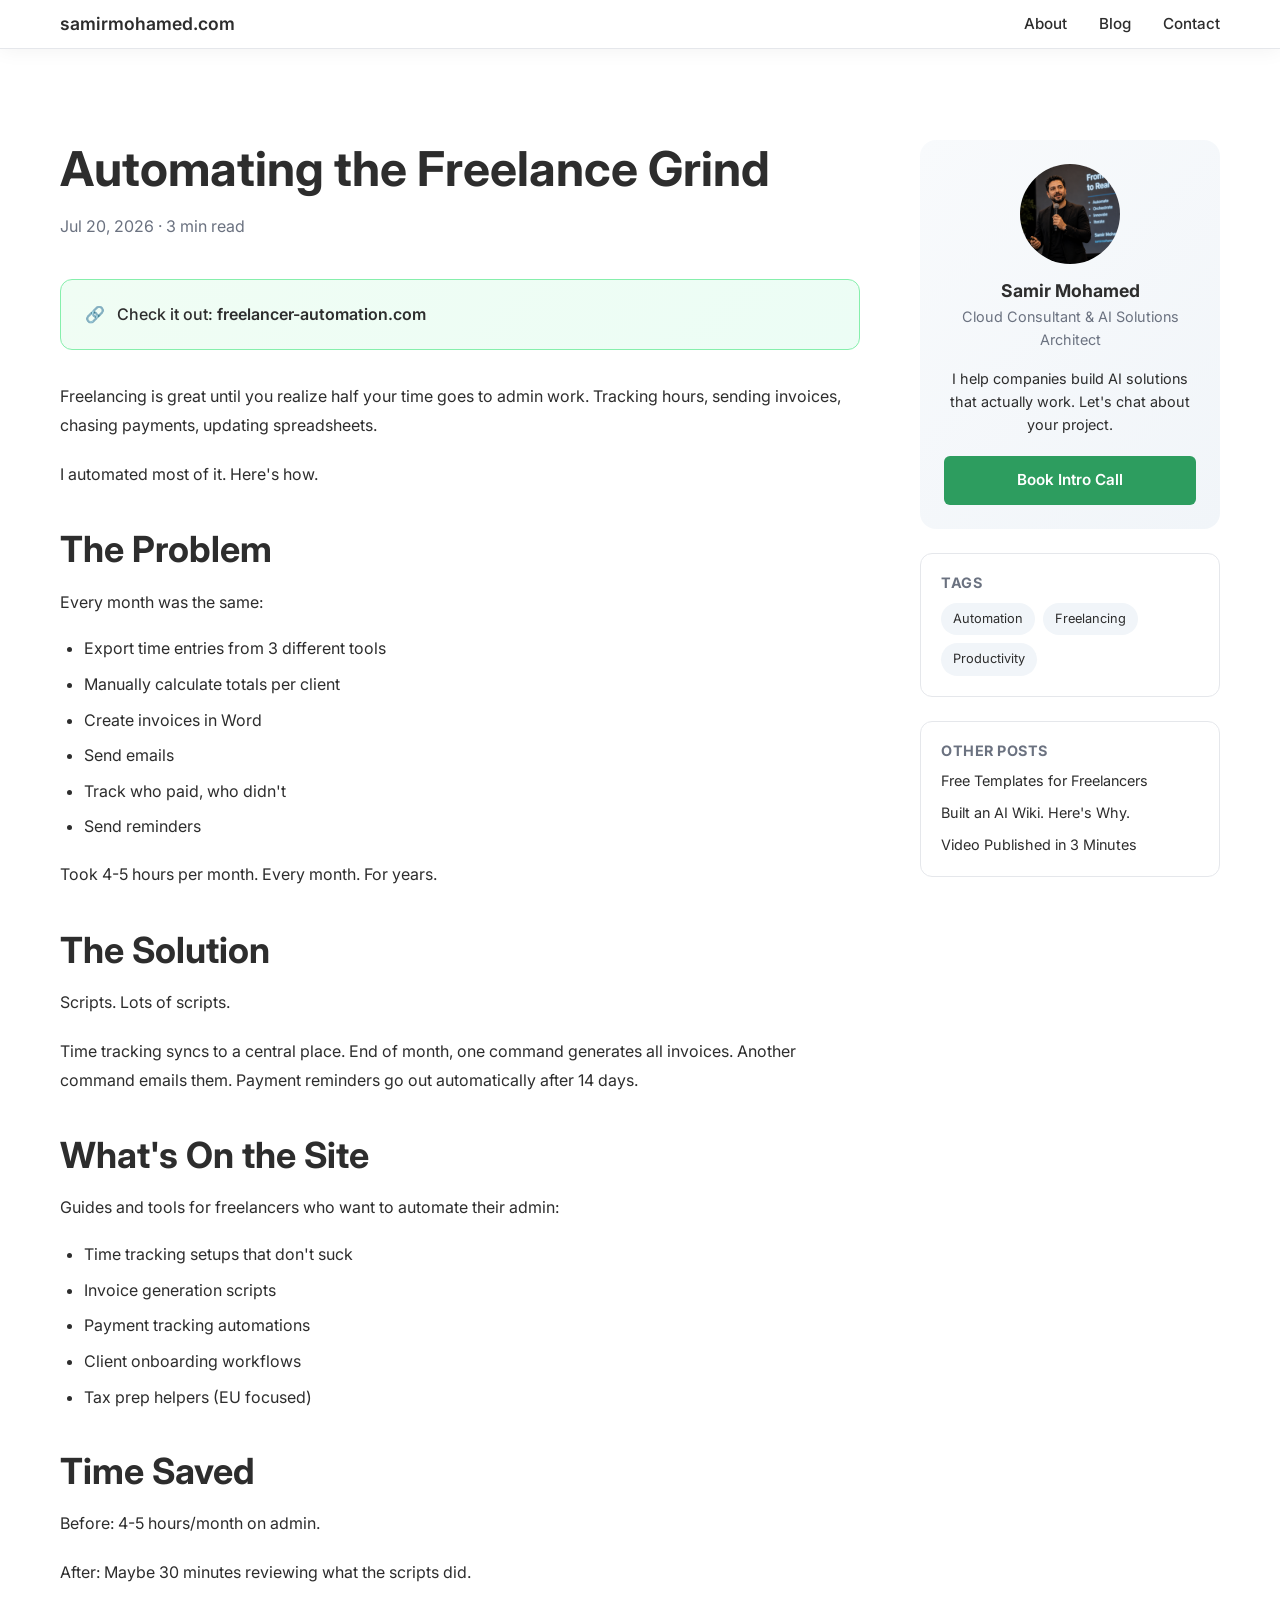
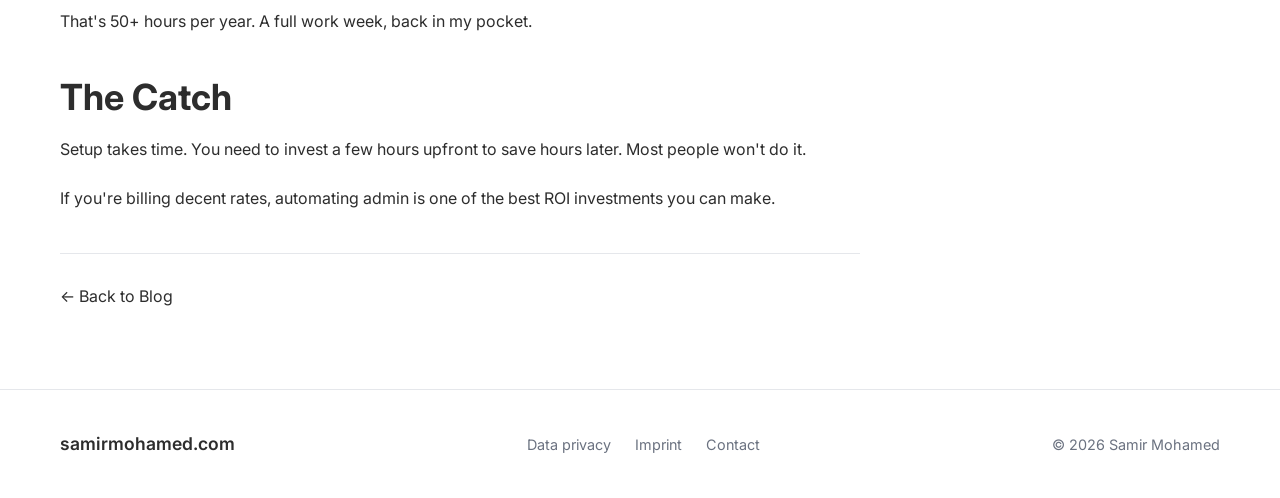
<file: pages/blog/freelancer-automation.html>
<!DOCTYPE html>
<html lang="en">
<head>
    <meta charset="UTF-8">
    <meta name="viewport" content="width=device-width, initial-scale=1.0">
    <meta name="description" content="Automating the boring parts of freelancing. Time tracking, invoicing, follow-ups.">
    <title>Freelancer Automation - Samir Mohamed</title>
    
    <!-- Privacy-friendly analytics by Plausible -->
    <script async src="https://plausible.io/js/pa-OyzoFrsBK3i105pGq7Ipw.js"></script>
    <script>
      window.plausible=window.plausible||function(){(plausible.q=plausible.q||[]).push(arguments)},plausible.init=plausible.init||function(i){plausible.o=i||{}};
      plausible.init()
    </script>
    
    <link rel="icon" type="image/svg+xml" href="../../assets/images/icons/favicon.svg">
    <link rel="preconnect" href="https://fonts.googleapis.com">
    <link rel="preconnect" href="https://fonts.gstatic.com" crossorigin>
    <link href="https://fonts.googleapis.com/css2?family=Inter:wght@400;500;600;700&display=swap" rel="stylesheet">
    <link rel="stylesheet" href="../../assets/css/styles.css">
    <style>
        .blog-layout { padding: 140px 0 80px; }
        .blog-layout .container { display: grid; grid-template-columns: 1fr 300px; gap: 60px; max-width: 1200px; }
        .blog-main h1 { margin-bottom: 16px; }
        .blog-meta { color: var(--text-muted); margin-bottom: 40px; }
        .blog-content p { margin-bottom: 20px; line-height: 1.8; }
        .blog-content h2 { margin-top: 40px; margin-bottom: 16px; }
        .blog-content ul { margin: 20px 0; padding-left: 24px; }
        .blog-content li { margin-bottom: 10px; list-style: disc; }
        .blog-sidebar { position: sticky; top: 100px; height: fit-content; }
        .author-card { padding: 24px; background: linear-gradient(135deg, #f8fafc 0%, #f1f5f9 100%); border-radius: 16px; text-align: center; display: flex; flex-direction: column; align-items: center; }
        .author-card img { width: 100px; height: 100px; border-radius: 50%; object-fit: cover; margin-bottom: 16px; display: block; }
        .author-card h3 { margin: 0 0 4px 0; font-size: 1.1rem; }
        .author-card .role { margin: 0 0 16px 0; color: var(--text-muted); font-size: 0.9rem; }
        .author-card p { margin: 0 0 20px 0; font-size: 0.9rem; line-height: 1.6; }
        .author-card .btn { width: 100%; justify-content: center; }
        .sidebar-section { margin-top: 24px; padding: 20px; background: #fff; border-radius: 12px; border: 1px solid var(--border-light); }
        .sidebar-section h4 { margin: 0 0 12px 0; font-size: 0.9rem; color: var(--text-muted); text-transform: uppercase; letter-spacing: 0.5px; }
        .sidebar-tags { display: flex; flex-wrap: wrap; gap: 8px; }
        .sidebar-tags a { padding: 6px 12px; background: #f1f5f9; border-radius: 20px; font-size: 0.8rem; color: var(--text-secondary); text-decoration: none; transition: all 0.2s; }
        .sidebar-tags a:hover { background: var(--primary); color: white; }
        .sidebar-posts { display: flex; flex-direction: column; gap: 12px; }
        .sidebar-posts a { display: block; font-size: 0.9rem; color: var(--text-secondary); text-decoration: none; line-height: 1.4; }
        .sidebar-posts a:hover { color: var(--primary); }
        @media (max-width: 900px) {
            .blog-layout .container { grid-template-columns: 1fr; }
            .blog-sidebar { position: static; margin-top: 40px; }
        }
    </style>
</head>
<body>
    <nav class="navbar scrolled">
        <div class="container">
            <a href="../../index.html" class="logo"><span class="logo-text">samirmohamed.com</span></a>
            <div class="nav-links">
                <a href="../../index.html#about">About</a>
                <a href="../blog.html">Blog</a>
                <a href="../../index.html#contact">Contact</a>
            </div>
        </div>
    </nav>

    <article class="blog-layout">
        <div class="container">
            <div class="blog-main">
                <h1>Automating the Freelance Grind</h1>
                <p class="blog-meta">Jul 20, 2026 · 3 min read</p>

                <div class="blog-content">
                    <div style="background: linear-gradient(135deg, #f0fdf4 0%, #ecfdf5 100%); border: 1px solid #86efac; border-radius: 12px; padding: 20px 24px; margin-bottom: 32px;">
                        <p style="margin: 0; font-weight: 500;">
                            <span style="margin-right: 8px;">🔗</span>
                            Check it out: <a href="https://freelancer-automation.com" target="_blank" rel="noopener" style="color: var(--primary); font-weight: 600;">freelancer-automation.com</a>
                        </p>
                    </div>
                    
                    <p>Freelancing is great until you realize half your time goes to admin work. Tracking hours, sending invoices, chasing payments, updating spreadsheets.</p>
                    
                    <p>I automated most of it. Here's how.</p>
                    
                    <h2>The Problem</h2>
                    <p>Every month was the same:</p>
                    <ul>
                        <li>Export time entries from 3 different tools</li>
                        <li>Manually calculate totals per client</li>
                        <li>Create invoices in Word</li>
                        <li>Send emails</li>
                        <li>Track who paid, who didn't</li>
                        <li>Send reminders</li>
                    </ul>
                    
                    <p>Took 4-5 hours per month. Every month. For years.</p>
                    
                    <h2>The Solution</h2>
                    <p>Scripts. Lots of scripts.</p>
                    
                    <p>Time tracking syncs to a central place. End of month, one command generates all invoices. Another command emails them. Payment reminders go out automatically after 14 days.</p>
                    
                    <h2>What's On the Site</h2>
                    <p>Guides and tools for freelancers who want to automate their admin:</p>
                    <ul>
                        <li>Time tracking setups that don't suck</li>
                        <li>Invoice generation scripts</li>
                        <li>Payment tracking automations</li>
                        <li>Client onboarding workflows</li>
                        <li>Tax prep helpers (EU focused)</li>
                    </ul>
                    
                    <h2>Time Saved</h2>
                    <p>Before: 4-5 hours/month on admin.</p>
                    <p>After: Maybe 30 minutes reviewing what the scripts did.</p>
                    
                    <p>That's 50+ hours per year. A full work week, back in my pocket.</p>
                    
                    <h2>The Catch</h2>
                    <p>Setup takes time. You need to invest a few hours upfront to save hours later. Most people won't do it.</p>
                    
                    <p>If you're billing decent rates, automating admin is one of the best ROI investments you can make.</p>
                </div>
                
                <div style="margin-top: 40px; padding-top: 30px; border-top: 1px solid var(--border-light);">
                    <a href="../blog.html">&larr; Back to Blog</a>
                </div>
            </div>
            
            <aside class="blog-sidebar">
                <div class="author-card">
                    <img src="../../assets/images/profile/headshot.png" alt="Samir Mohamed">
                    <h3>Samir Mohamed</h3>
                    <p class="role">Cloud Consultant & AI Solutions Architect</p>
                    <p>I help companies build AI solutions that actually work. Let's chat about your project.</p>
                    <a href="https://outlook.office.com/book/SamirMohamedConsulting@lindamohamed.com/" target="_blank" rel="noopener" class="btn btn-primary">Book Intro Call</a>
                </div>
                
                <div class="sidebar-section">
                    <h4>Tags</h4>
                    <div class="sidebar-tags">
                        <a href="../blog.html">Automation</a>
                        <a href="../blog.html">Freelancing</a>
                        <a href="../blog.html">Productivity</a>
                    </div>
                </div>
                
                <div class="sidebar-section">
                    <h4>Other Posts</h4>
                    <div class="sidebar-posts">
                        <a href="freelancer-templates.html">Free Templates for Freelancers</a>
                        <a href="ai-solutions-wiki.html">Built an AI Wiki. Here's Why.</a>
                        <a href="ai-video-pipeline.html">Video Published in 3 Minutes</a>
                    </div>
                </div>
            </aside>
        </div>
    </article>

    <footer class="footer">
        <div class="container">
            <div class="footer-logo"><span class="logo-text">samirmohamed.com</span></div>
            <div class="footer-links">
                <a href="../privacy.html">Data privacy</a>
                <a href="../imprint.html">Imprint</a>
                <a href="../../index.html#contact">Contact</a>
            </div>
            <div class="footer-right"><span class="copyright">&copy; 2026 Samir Mohamed</span></div>
        </div>
    </footer>
</body>
</html>
</file>
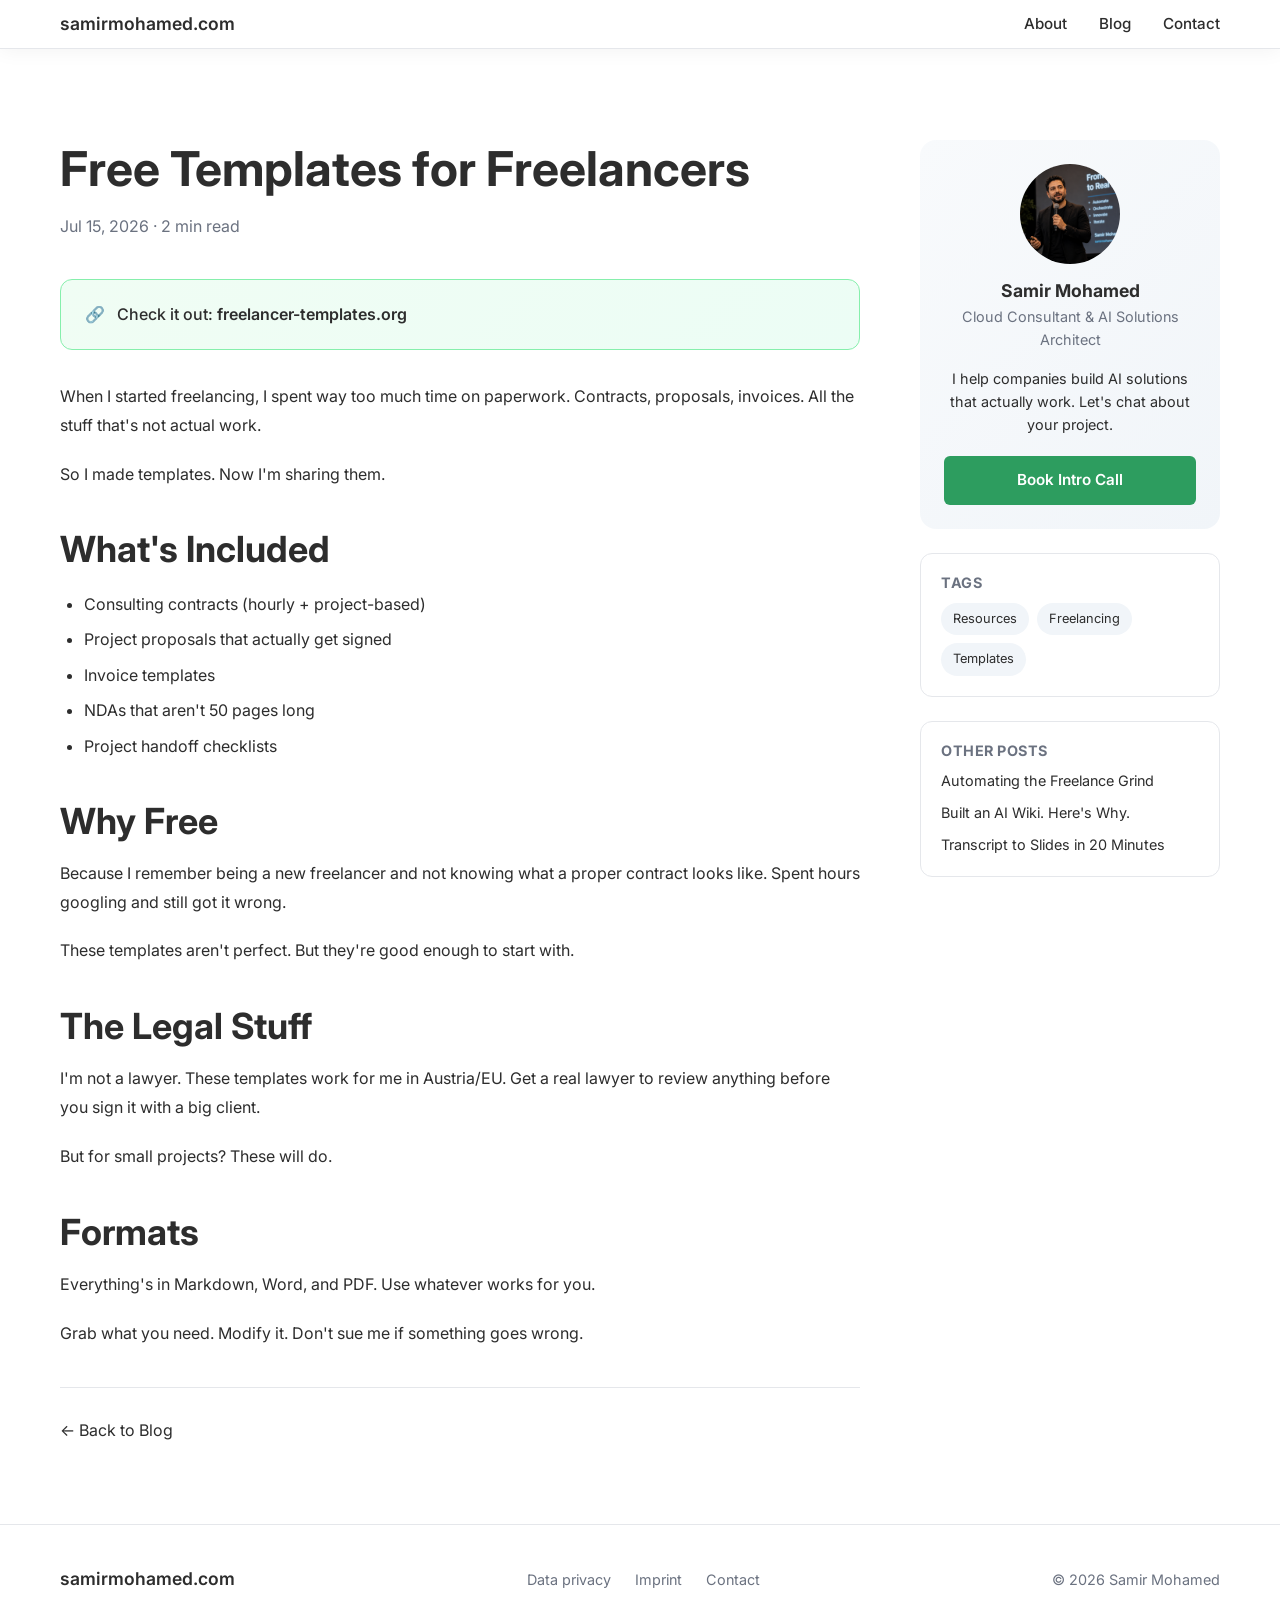
<file: pages/blog/freelancer-templates.html>
<!DOCTYPE html>
<html lang="en">
<head>
    <meta charset="UTF-8">
    <meta name="viewport" content="width=device-width, initial-scale=1.0">
    <meta name="description" content="Open-source templates for freelancers. Contracts, proposals, invoices. All the boring stuff.">
    <title>Freelancer Templates - Samir Mohamed</title>
    
    <!-- Privacy-friendly analytics by Plausible -->
    <script async src="https://plausible.io/js/pa-OyzoFrsBK3i105pGq7Ipw.js"></script>
    <script>
      window.plausible=window.plausible||function(){(plausible.q=plausible.q||[]).push(arguments)},plausible.init=plausible.init||function(i){plausible.o=i||{}};
      plausible.init()
    </script>
    
    <link rel="icon" type="image/svg+xml" href="../../assets/images/icons/favicon.svg">
    <link rel="preconnect" href="https://fonts.googleapis.com">
    <link rel="preconnect" href="https://fonts.gstatic.com" crossorigin>
    <link href="https://fonts.googleapis.com/css2?family=Inter:wght@400;500;600;700&display=swap" rel="stylesheet">
    <link rel="stylesheet" href="../../assets/css/styles.css">
    <style>
        .blog-layout { padding: 140px 0 80px; }
        .blog-layout .container { display: grid; grid-template-columns: 1fr 300px; gap: 60px; max-width: 1200px; }
        .blog-main h1 { margin-bottom: 16px; }
        .blog-meta { color: var(--text-muted); margin-bottom: 40px; }
        .blog-content p { margin-bottom: 20px; line-height: 1.8; }
        .blog-content h2 { margin-top: 40px; margin-bottom: 16px; }
        .blog-content ul { margin: 20px 0; padding-left: 24px; }
        .blog-content li { margin-bottom: 10px; list-style: disc; }
        .blog-sidebar { position: sticky; top: 100px; height: fit-content; }
        .author-card { padding: 24px; background: linear-gradient(135deg, #f8fafc 0%, #f1f5f9 100%); border-radius: 16px; text-align: center; display: flex; flex-direction: column; align-items: center; }
        .author-card img { width: 100px; height: 100px; border-radius: 50%; object-fit: cover; margin-bottom: 16px; display: block; }
        .author-card h3 { margin: 0 0 4px 0; font-size: 1.1rem; }
        .author-card .role { margin: 0 0 16px 0; color: var(--text-muted); font-size: 0.9rem; }
        .author-card p { margin: 0 0 20px 0; font-size: 0.9rem; line-height: 1.6; }
        .author-card .btn { width: 100%; justify-content: center; }
        .sidebar-section { margin-top: 24px; padding: 20px; background: #fff; border-radius: 12px; border: 1px solid var(--border-light); }
        .sidebar-section h4 { margin: 0 0 12px 0; font-size: 0.9rem; color: var(--text-muted); text-transform: uppercase; letter-spacing: 0.5px; }
        .sidebar-tags { display: flex; flex-wrap: wrap; gap: 8px; }
        .sidebar-tags a { padding: 6px 12px; background: #f1f5f9; border-radius: 20px; font-size: 0.8rem; color: var(--text-secondary); text-decoration: none; transition: all 0.2s; }
        .sidebar-tags a:hover { background: var(--primary); color: white; }
        .sidebar-posts { display: flex; flex-direction: column; gap: 12px; }
        .sidebar-posts a { display: block; font-size: 0.9rem; color: var(--text-secondary); text-decoration: none; line-height: 1.4; }
        .sidebar-posts a:hover { color: var(--primary); }
        @media (max-width: 900px) {
            .blog-layout .container { grid-template-columns: 1fr; }
            .blog-sidebar { position: static; margin-top: 40px; }
        }
    </style>
</head>
<body>
    <nav class="navbar scrolled">
        <div class="container">
            <a href="../../index.html" class="logo"><span class="logo-text">samirmohamed.com</span></a>
            <div class="nav-links">
                <a href="../../index.html#about">About</a>
                <a href="../blog.html">Blog</a>
                <a href="../../index.html#contact">Contact</a>
            </div>
        </div>
    </nav>

    <article class="blog-layout">
        <div class="container">
            <div class="blog-main">
                <h1>Free Templates for Freelancers</h1>
                <p class="blog-meta">Jul 15, 2026 · 2 min read</p>

                <div class="blog-content">
                    <div style="background: linear-gradient(135deg, #f0fdf4 0%, #ecfdf5 100%); border: 1px solid #86efac; border-radius: 12px; padding: 20px 24px; margin-bottom: 32px;">
                        <p style="margin: 0; font-weight: 500;">
                            <span style="margin-right: 8px;">🔗</span>
                            Check it out: <a href="https://freelancer-templates.org" target="_blank" rel="noopener" style="color: var(--primary); font-weight: 600;">freelancer-templates.org</a>
                        </p>
                    </div>
                    
                    <p>When I started freelancing, I spent way too much time on paperwork. Contracts, proposals, invoices. All the stuff that's not actual work.</p>
                    
                    <p>So I made templates. Now I'm sharing them.</p>
                    
                    <h2>What's Included</h2>
                    <ul>
                        <li>Consulting contracts (hourly + project-based)</li>
                        <li>Project proposals that actually get signed</li>
                        <li>Invoice templates</li>
                        <li>NDAs that aren't 50 pages long</li>
                        <li>Project handoff checklists</li>
                    </ul>
                    
                    <h2>Why Free</h2>
                    <p>Because I remember being a new freelancer and not knowing what a proper contract looks like. Spent hours googling and still got it wrong.</p>
                    
                    <p>These templates aren't perfect. But they're good enough to start with.</p>
                    
                    <h2>The Legal Stuff</h2>
                    <p>I'm not a lawyer. These templates work for me in Austria/EU. Get a real lawyer to review anything before you sign it with a big client.</p>
                    
                    <p>But for small projects? These will do.</p>
                    
                    <h2>Formats</h2>
                    <p>Everything's in Markdown, Word, and PDF. Use whatever works for you.</p>
                    
                    <p>Grab what you need. Modify it. Don't sue me if something goes wrong.</p>
                </div>
                
                <div style="margin-top: 40px; padding-top: 30px; border-top: 1px solid var(--border-light);">
                    <a href="../blog.html">&larr; Back to Blog</a>
                </div>
            </div>
            
            <aside class="blog-sidebar">
                <div class="author-card">
                    <img src="../../assets/images/profile/headshot.png" alt="Samir Mohamed">
                    <h3>Samir Mohamed</h3>
                    <p class="role">Cloud Consultant & AI Solutions Architect</p>
                    <p>I help companies build AI solutions that actually work. Let's chat about your project.</p>
                    <a href="https://outlook.office.com/book/SamirMohamedConsulting@lindamohamed.com/" target="_blank" rel="noopener" class="btn btn-primary">Book Intro Call</a>
                </div>
                
                <div class="sidebar-section">
                    <h4>Tags</h4>
                    <div class="sidebar-tags">
                        <a href="../blog.html">Resources</a>
                        <a href="../blog.html">Freelancing</a>
                        <a href="../blog.html">Templates</a>
                    </div>
                </div>
                
                <div class="sidebar-section">
                    <h4>Other Posts</h4>
                    <div class="sidebar-posts">
                        <a href="freelancer-automation.html">Automating the Freelance Grind</a>
                        <a href="ai-solutions-wiki.html">Built an AI Wiki. Here's Why.</a>
                        <a href="transcript-to-slides.html">Transcript to Slides in 20 Minutes</a>
                    </div>
                </div>
            </aside>
        </div>
    </article>

    <footer class="footer">
        <div class="container">
            <div class="footer-logo"><span class="logo-text">samirmohamed.com</span></div>
            <div class="footer-links">
                <a href="../privacy.html">Data privacy</a>
                <a href="../imprint.html">Imprint</a>
                <a href="../../index.html#contact">Contact</a>
            </div>
            <div class="footer-right"><span class="copyright">&copy; 2026 Samir Mohamed</span></div>
        </div>
    </footer>
</body>
</html>
</file>
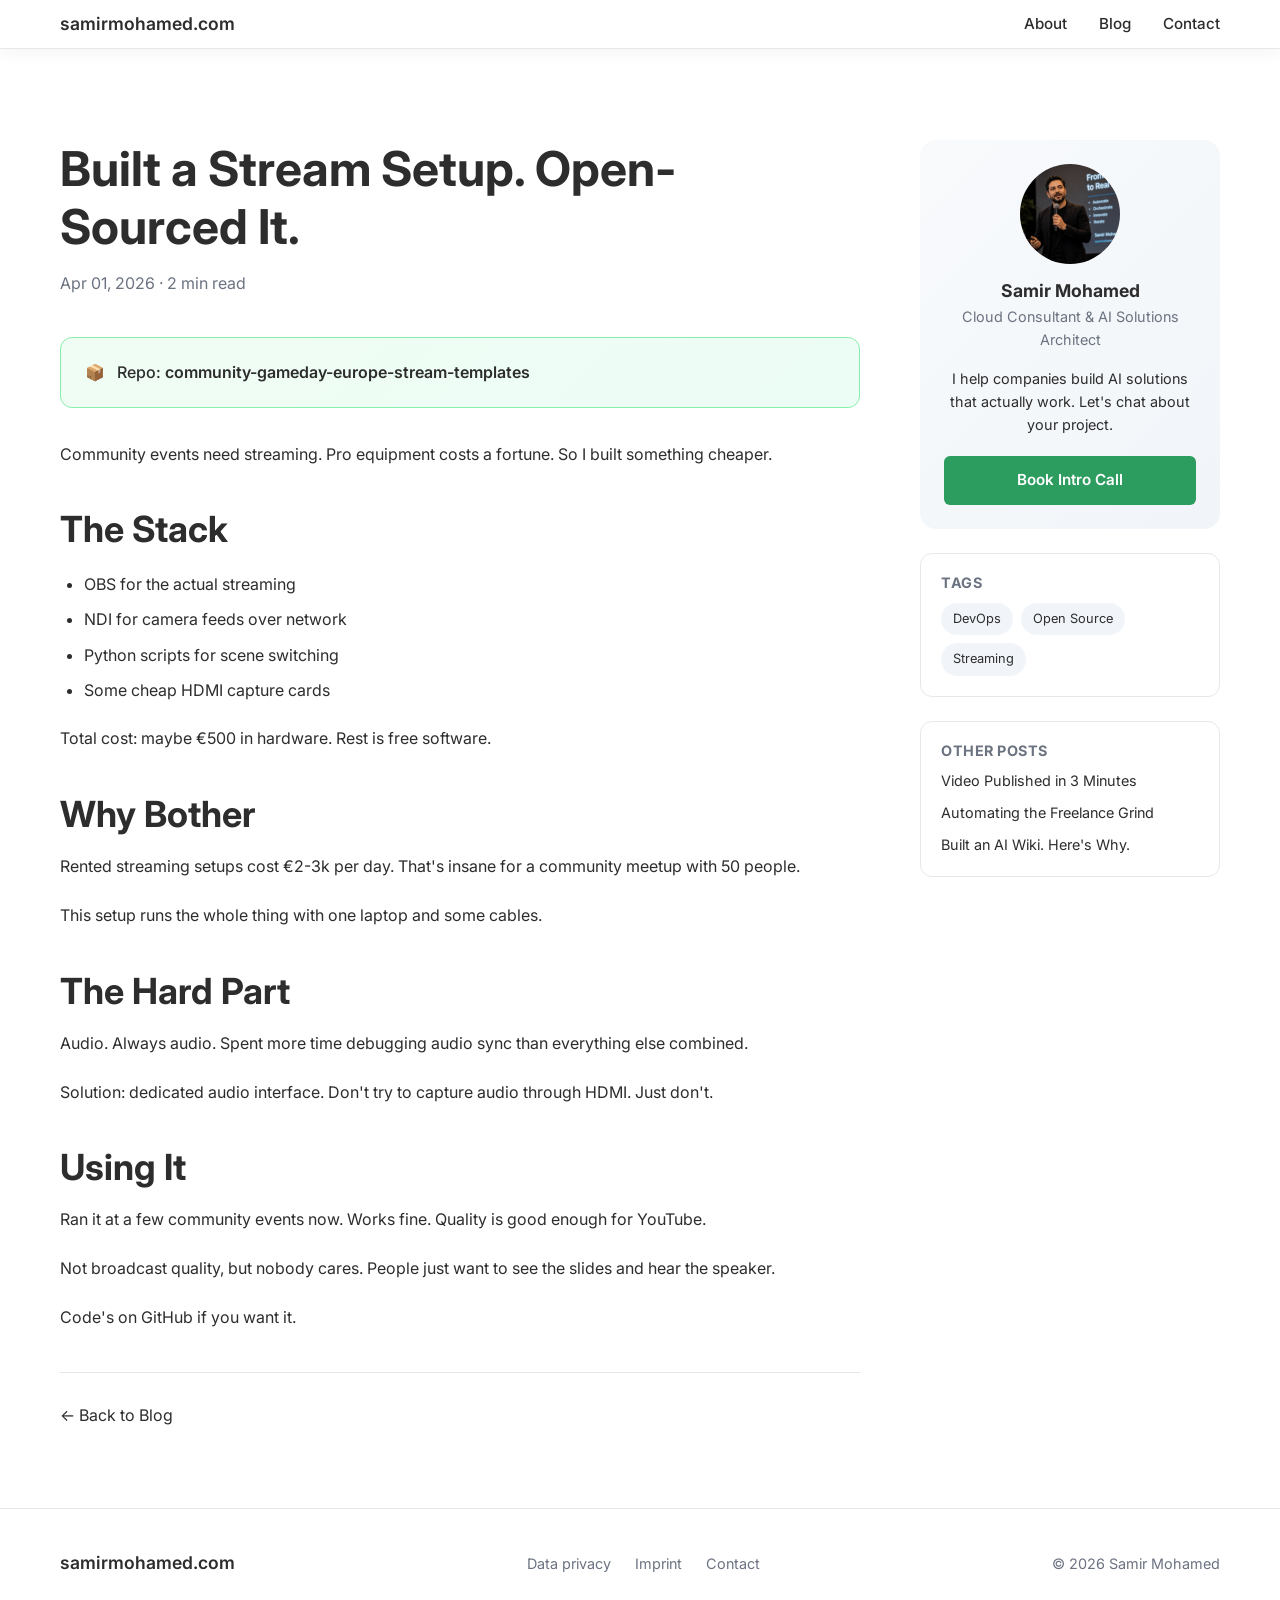
<file: pages/blog/stream-setup.html>
<!DOCTYPE html>
<html lang="en">
<head>
    <meta charset="UTF-8">
    <meta name="viewport" content="width=device-width, initial-scale=1.0">
    <meta name="description" content="Built an open-source streaming setup for tech events. OBS, NDI, and some Python glue.">
    <title>Open-Source Stream Setup - Samir Mohamed</title>
    
    <!-- Privacy-friendly analytics by Plausible -->
    <script async src="https://plausible.io/js/pa-OyzoFrsBK3i105pGq7Ipw.js"></script>
    <script>
      window.plausible=window.plausible||function(){(plausible.q=plausible.q||[]).push(arguments)},plausible.init=plausible.init||function(i){plausible.o=i||{}};
      plausible.init()
    </script>
    
    <link rel="icon" type="image/svg+xml" href="../../assets/images/icons/favicon.svg">
    <link rel="preconnect" href="https://fonts.googleapis.com">
    <link rel="preconnect" href="https://fonts.gstatic.com" crossorigin>
    <link href="https://fonts.googleapis.com/css2?family=Inter:wght@400;500;600;700&display=swap" rel="stylesheet">
    <link rel="stylesheet" href="../../assets/css/styles.css">
    <style>
        .blog-layout { padding: 140px 0 80px; }
        .blog-layout .container { display: grid; grid-template-columns: 1fr 300px; gap: 60px; max-width: 1200px; }
        .blog-main h1 { margin-bottom: 16px; }
        .blog-meta { color: var(--text-muted); margin-bottom: 40px; }
        .blog-content p { margin-bottom: 20px; line-height: 1.8; }
        .blog-content h2 { margin-top: 40px; margin-bottom: 16px; }
        .blog-content ul { margin: 20px 0; padding-left: 24px; }
        .blog-content li { margin-bottom: 10px; list-style: disc; }
        .blog-content code { background: #f1f5f9; padding: 2px 6px; border-radius: 4px; font-size: 0.9em; }
        .blog-sidebar { position: sticky; top: 100px; height: fit-content; }
        .author-card { padding: 24px; background: linear-gradient(135deg, #f8fafc 0%, #f1f5f9 100%); border-radius: 16px; text-align: center; display: flex; flex-direction: column; align-items: center; }
        .author-card img { width: 100px; height: 100px; border-radius: 50%; object-fit: cover; margin-bottom: 16px; display: block; }
        .author-card h3 { margin: 0 0 4px 0; font-size: 1.1rem; }
        .author-card .role { margin: 0 0 16px 0; color: var(--text-muted); font-size: 0.9rem; }
        .author-card p { margin: 0 0 20px 0; font-size: 0.9rem; line-height: 1.6; }
        .author-card .btn { width: 100%; justify-content: center; }
        .sidebar-section { margin-top: 24px; padding: 20px; background: #fff; border-radius: 12px; border: 1px solid var(--border-light); }
        .sidebar-section h4 { margin: 0 0 12px 0; font-size: 0.9rem; color: var(--text-muted); text-transform: uppercase; letter-spacing: 0.5px; }
        .sidebar-tags { display: flex; flex-wrap: wrap; gap: 8px; }
        .sidebar-tags a { padding: 6px 12px; background: #f1f5f9; border-radius: 20px; font-size: 0.8rem; color: var(--text-secondary); text-decoration: none; transition: all 0.2s; }
        .sidebar-tags a:hover { background: var(--primary); color: white; }
        .sidebar-posts { display: flex; flex-direction: column; gap: 12px; }
        .sidebar-posts a { display: block; font-size: 0.9rem; color: var(--text-secondary); text-decoration: none; line-height: 1.4; }
        .sidebar-posts a:hover { color: var(--primary); }
        @media (max-width: 900px) {
            .blog-layout .container { grid-template-columns: 1fr; }
            .blog-sidebar { position: static; margin-top: 40px; }
        }
    </style>
</head>
<body>
    <nav class="navbar scrolled">
        <div class="container">
            <a href="../../index.html" class="logo"><span class="logo-text">samirmohamed.com</span></a>
            <div class="nav-links">
                <a href="../../index.html#about">About</a>
                <a href="../blog.html">Blog</a>
                <a href="../../index.html#contact">Contact</a>
            </div>
        </div>
    </nav>

    <article class="blog-layout">
        <div class="container">
            <div class="blog-main">
                <h1>Built a Stream Setup. Open-Sourced It.</h1>
                <p class="blog-meta">Apr 01, 2026 · 2 min read</p>
                
                <div class="blog-content">
                    <div style="background: linear-gradient(135deg, #f0fdf4 0%, #ecfdf5 100%); border: 1px solid #86efac; border-radius: 12px; padding: 20px 24px; margin-bottom: 32px;">
                        <p style="margin: 0; font-weight: 500;">
                            <span style="margin-right: 8px;">📦</span>
                            Repo: <a href="https://github.com/linda-mhmd/community-gameday-europe-stream-templates" target="_blank" rel="noopener" style="color: var(--primary); font-weight: 600;">community-gameday-europe-stream-templates</a>
                        </p>
                    </div>
                    
                    <p>Community events need streaming. Pro equipment costs a fortune. So I built something cheaper.</p>
                    
                    <h2>The Stack</h2>
                    <ul>
                        <li>OBS for the actual streaming</li>
                        <li>NDI for camera feeds over network</li>
                        <li>Python scripts for scene switching</li>
                        <li>Some cheap HDMI capture cards</li>
                    </ul>
                    
                    <p>Total cost: maybe €500 in hardware. Rest is free software.</p>
                    
                    <h2>Why Bother</h2>
                    <p>Rented streaming setups cost €2-3k per day. That's insane for a community meetup with 50 people.</p>
                    
                    <p>This setup runs the whole thing with one laptop and some cables.</p>
                    
                    <h2>The Hard Part</h2>
                    <p>Audio. Always audio. Spent more time debugging audio sync than everything else combined.</p>
                    
                    <p>Solution: dedicated audio interface. Don't try to capture audio through HDMI. Just don't.</p>
                    
                    <h2>Using It</h2>
                    <p>Ran it at a few community events now. Works fine. Quality is good enough for YouTube.</p>
                    
                    <p>Not broadcast quality, but nobody cares. People just want to see the slides and hear the speaker.</p>
                    
                    <p>Code's on GitHub if you want it.</p>
                </div>
                
                <div style="margin-top: 40px; padding-top: 30px; border-top: 1px solid var(--border-light);">
                    <a href="../blog.html">&larr; Back to Blog</a>
                </div>
            </div>
            
            <aside class="blog-sidebar">
                <div class="author-card">
                    <img src="../../assets/images/profile/headshot.png" alt="Samir Mohamed">
                    <h3>Samir Mohamed</h3>
                    <p class="role">Cloud Consultant & AI Solutions Architect</p>
                    <p>I help companies build AI solutions that actually work. Let's chat about your project.</p>
                    <a href="https://outlook.office.com/book/SamirMohamedConsulting@lindamohamed.com/" target="_blank" rel="noopener" class="btn btn-primary">Book Intro Call</a>
                </div>
                
                <div class="sidebar-section">
                    <h4>Tags</h4>
                    <div class="sidebar-tags">
                        <a href="../blog.html">DevOps</a>
                        <a href="../blog.html">Open Source</a>
                        <a href="../blog.html">Streaming</a>
                    </div>
                </div>
                
                <div class="sidebar-section">
                    <h4>Other Posts</h4>
                    <div class="sidebar-posts">
                        <a href="ai-video-pipeline.html">Video Published in 3 Minutes</a>
                        <a href="freelancer-automation.html">Automating the Freelance Grind</a>
                        <a href="ai-solutions-wiki.html">Built an AI Wiki. Here's Why.</a>
                    </div>
                </div>
            </aside>
        </div>
    </article>

    <footer class="footer">
        <div class="container">
            <div class="footer-logo"><span class="logo-text">samirmohamed.com</span></div>
            <div class="footer-links">
                <a href="../privacy.html">Data privacy</a>
                <a href="../imprint.html">Imprint</a>
                <a href="../../index.html#contact">Contact</a>
            </div>
            <div class="footer-right"><span class="copyright">&copy; 2026 Samir Mohamed</span></div>
        </div>
    </footer>
</body>
</html>
</file>
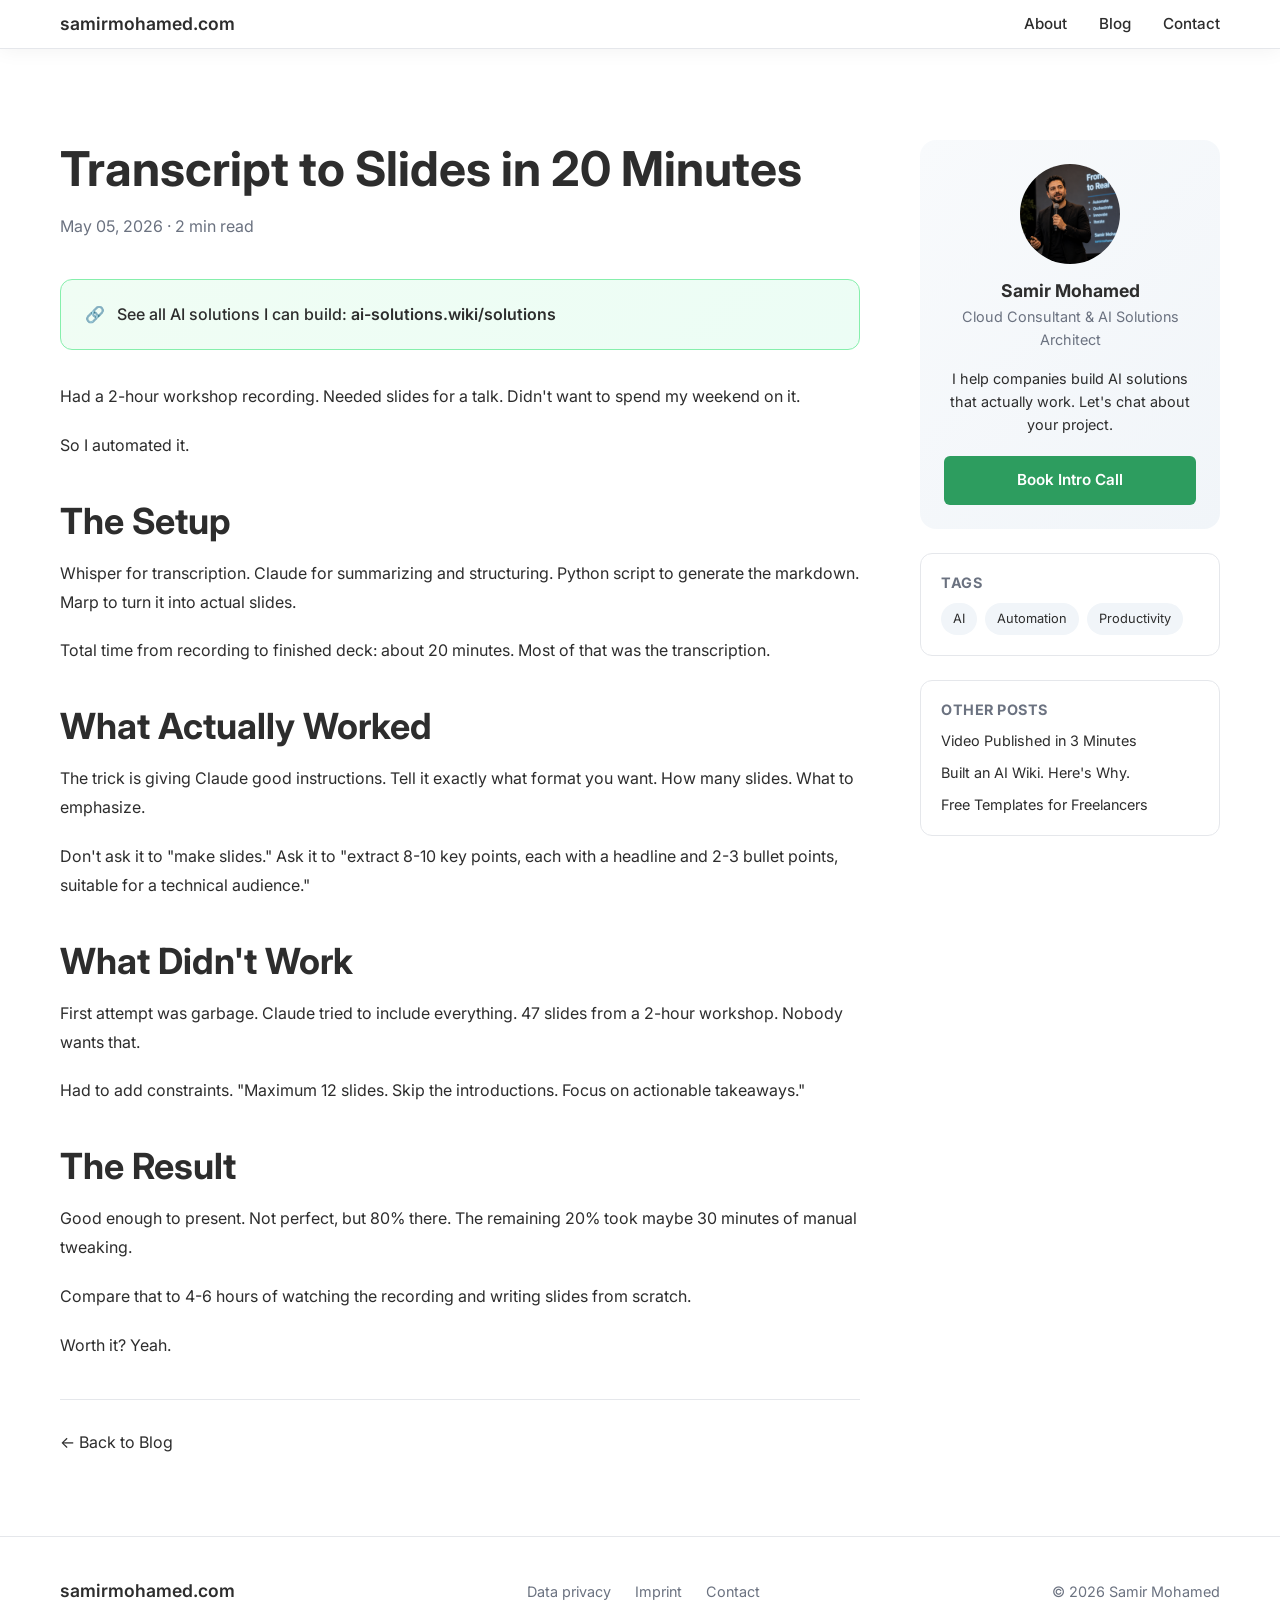
<file: pages/blog/transcript-to-slides.html>
<!DOCTYPE html>
<html lang="en">
<head>
    <meta charset="UTF-8">
    <meta name="viewport" content="width=device-width, initial-scale=1.0">
    <meta name="description" content="How I automated turning meeting transcripts into presentation slides using AI.">
    <title>Transcript to Slides in 20 Minutes - Samir Mohamed</title>
    
    <!-- Privacy-friendly analytics by Plausible -->
    <script async src="https://plausible.io/js/pa-OyzoFrsBK3i105pGq7Ipw.js"></script>
    <script>
      window.plausible=window.plausible||function(){(plausible.q=plausible.q||[]).push(arguments)},plausible.init=plausible.init||function(i){plausible.o=i||{}};
      plausible.init()
    </script>
    
    <link rel="icon" type="image/svg+xml" href="../../assets/images/icons/favicon.svg">
    <link rel="preconnect" href="https://fonts.googleapis.com">
    <link rel="preconnect" href="https://fonts.gstatic.com" crossorigin>
    <link href="https://fonts.googleapis.com/css2?family=Inter:wght@400;500;600;700&display=swap" rel="stylesheet">
    <link rel="stylesheet" href="../../assets/css/styles.css">
    <style>
        .blog-layout { padding: 140px 0 80px; }
        .blog-layout .container { display: grid; grid-template-columns: 1fr 300px; gap: 60px; max-width: 1200px; }
        .blog-main h1 { margin-bottom: 16px; }
        .blog-meta { color: var(--text-muted); margin-bottom: 40px; }
        .blog-content p { margin-bottom: 20px; line-height: 1.8; }
        .blog-content h2 { margin-top: 40px; margin-bottom: 16px; }
        .blog-content ul { margin: 20px 0; padding-left: 24px; }
        .blog-content li { margin-bottom: 10px; list-style: disc; }
        .blog-content code { background: #f1f5f9; padding: 2px 6px; border-radius: 4px; font-size: 0.9em; }
        .blog-sidebar { position: sticky; top: 100px; height: fit-content; }
        .author-card { padding: 24px; background: linear-gradient(135deg, #f8fafc 0%, #f1f5f9 100%); border-radius: 16px; text-align: center; display: flex; flex-direction: column; align-items: center; }
        .author-card img { width: 100px; height: 100px; border-radius: 50%; object-fit: cover; margin-bottom: 16px; display: block; }
        .author-card h3 { margin: 0 0 4px 0; font-size: 1.1rem; }
        .author-card .role { margin: 0 0 16px 0; color: var(--text-muted); font-size: 0.9rem; }
        .author-card p { margin: 0 0 20px 0; font-size: 0.9rem; line-height: 1.6; }
        .author-card .btn { width: 100%; justify-content: center; }
        .sidebar-section { margin-top: 24px; padding: 20px; background: #fff; border-radius: 12px; border: 1px solid var(--border-light); }
        .sidebar-section h4 { margin: 0 0 12px 0; font-size: 0.9rem; color: var(--text-muted); text-transform: uppercase; letter-spacing: 0.5px; }
        .sidebar-tags { display: flex; flex-wrap: wrap; gap: 8px; }
        .sidebar-tags a { padding: 6px 12px; background: #f1f5f9; border-radius: 20px; font-size: 0.8rem; color: var(--text-secondary); text-decoration: none; transition: all 0.2s; }
        .sidebar-tags a:hover { background: var(--primary); color: white; }
        .sidebar-posts { display: flex; flex-direction: column; gap: 12px; }
        .sidebar-posts a { display: block; font-size: 0.9rem; color: var(--text-secondary); text-decoration: none; line-height: 1.4; }
        .sidebar-posts a:hover { color: var(--primary); }
        @media (max-width: 900px) {
            .blog-layout .container { grid-template-columns: 1fr; }
            .blog-sidebar { position: static; margin-top: 40px; }
        }
    </style>
</head>
<body>
    <nav class="navbar scrolled">
        <div class="container">
            <a href="../../index.html" class="logo"><span class="logo-text">samirmohamed.com</span></a>
            <div class="nav-links">
                <a href="../../index.html#about">About</a>
                <a href="../blog.html">Blog</a>
                <a href="../../index.html#contact">Contact</a>
            </div>
        </div>
    </nav>

    <article class="blog-layout">
        <div class="container">
            <div class="blog-main">
                <h1>Transcript to Slides in 20 Minutes</h1>
                <p class="blog-meta">May 05, 2026 · 2 min read</p>
                
                <div class="blog-content">
                    <div style="background: linear-gradient(135deg, #f0fdf4 0%, #ecfdf5 100%); border: 1px solid #86efac; border-radius: 12px; padding: 20px 24px; margin-bottom: 32px;">
                        <p style="margin: 0; font-weight: 500;">
                            <span style="margin-right: 8px;">🔗</span>
                            See all AI solutions I can build: <a href="https://ai-solutions.wiki/solutions/" target="_blank" rel="noopener" style="color: var(--primary); font-weight: 600;">ai-solutions.wiki/solutions</a>
                        </p>
                    </div>
                    
                    <p>Had a 2-hour workshop recording. Needed slides for a talk. Didn't want to spend my weekend on it.</p>
                    
                    <p>So I automated it.</p>
                    
                    <h2>The Setup</h2>
                    <p>Whisper for transcription. Claude for summarizing and structuring. Python script to generate the markdown. Marp to turn it into actual slides.</p>
                    
                    <p>Total time from recording to finished deck: about 20 minutes. Most of that was the transcription.</p>
                    
                    <h2>What Actually Worked</h2>
                    <p>The trick is giving Claude good instructions. Tell it exactly what format you want. How many slides. What to emphasize.</p>
                    
                    <p>Don't ask it to "make slides." Ask it to "extract 8-10 key points, each with a headline and 2-3 bullet points, suitable for a technical audience."</p>
                    
                    <h2>What Didn't Work</h2>
                    <p>First attempt was garbage. Claude tried to include everything. 47 slides from a 2-hour workshop. Nobody wants that.</p>
                    
                    <p>Had to add constraints. "Maximum 12 slides. Skip the introductions. Focus on actionable takeaways."</p>
                    
                    <h2>The Result</h2>
                    <p>Good enough to present. Not perfect, but 80% there. The remaining 20% took maybe 30 minutes of manual tweaking.</p>
                    
                    <p>Compare that to 4-6 hours of watching the recording and writing slides from scratch.</p>
                    
                    <p>Worth it? Yeah.</p>
                </div>
                
                <div style="margin-top: 40px; padding-top: 30px; border-top: 1px solid var(--border-light);">
                    <a href="../blog.html">&larr; Back to Blog</a>
                </div>
            </div>
            
            <aside class="blog-sidebar">
                <div class="author-card">
                    <img src="../../assets/images/profile/headshot.png" alt="Samir Mohamed">
                    <h3>Samir Mohamed</h3>
                    <p class="role">Cloud Consultant & AI Solutions Architect</p>
                    <p>I help companies build AI solutions that actually work. Let's chat about your project.</p>
                    <a href="https://outlook.office.com/book/SamirMohamedConsulting@lindamohamed.com/" target="_blank" rel="noopener" class="btn btn-primary">Book Intro Call</a>
                </div>
                
                <div class="sidebar-section">
                    <h4>Tags</h4>
                    <div class="sidebar-tags">
                        <a href="../blog.html">AI</a>
                        <a href="../blog.html">Automation</a>
                        <a href="../blog.html">Productivity</a>
                    </div>
                </div>
                
                <div class="sidebar-section">
                    <h4>Other Posts</h4>
                    <div class="sidebar-posts">
                        <a href="ai-video-pipeline.html">Video Published in 3 Minutes</a>
                        <a href="ai-solutions-wiki.html">Built an AI Wiki. Here's Why.</a>
                        <a href="freelancer-templates.html">Free Templates for Freelancers</a>
                    </div>
                </div>
            </aside>
        </div>
    </article>

    <footer class="footer">
        <div class="container">
            <div class="footer-logo"><span class="logo-text">samirmohamed.com</span></div>
            <div class="footer-links">
                <a href="../privacy.html">Data privacy</a>
                <a href="../imprint.html">Imprint</a>
                <a href="../../index.html#contact">Contact</a>
            </div>
            <div class="footer-right"><span class="copyright">&copy; 2026 Samir Mohamed</span></div>
        </div>
    </footer>
</body>
</html>
</file>
<file: assets/css/styles.css>
/* ============================================
   SAMIR MOHAMED - AI & CLOUD CONSULTANT
   Styles matching original design language
   ============================================ */

/* CSS Variables */
:root {
    --primary-green: #2D9D5F;
    --primary-green-hover: #248C52;
    --dark-bg: #1a1a2e;
    --darker-bg: #0f0f1a;
    --text-dark: #2d2d2d;
    --text-light: #ffffff;
    --text-muted: #6b7280;
    --border-light: #e5e7eb;
    --section-padding: 80px 0;
    --container-width: 1200px;
    --font-primary: 'Inter', -apple-system, BlinkMacSystemFont, 'Segoe UI', Roboto, sans-serif;
    --transition-fast: 0.2s ease;
    --transition-medium: 0.3s ease;
}

/* Reset & Base */
*, *::before, *::after {
    box-sizing: border-box;
    margin: 0;
    padding: 0;
}

html {
    scroll-behavior: smooth;
}

body {
    font-family: var(--font-primary);
    font-size: 16px;
    line-height: 1.6;
    color: var(--text-dark);
    background: #ffffff;
    overflow-x: hidden;
}

img {
    max-width: 100%;
    height: auto;
    display: block;
}

a {
    text-decoration: none;
    color: inherit;
    transition: color var(--transition-fast);
}


ul {
    list-style: none;
}

.container {
    max-width: var(--container-width);
    margin: 0 auto;
    padding: 0 20px;
}

/* Typography */
h1, h2, h3, h4, h5, h6 {
    font-weight: 700;
    line-height: 1.2;
    margin-bottom: 1rem;
}

h1 { font-size: 3rem; }
h2 { font-size: 2.25rem; }
h3 { font-size: 1.5rem; }
h4 { font-size: 1.25rem; }

p {
    margin-bottom: 1rem;
}

.text-green {
    color: var(--primary-green);
}

.text-white {
    color: var(--text-light);
}

.text-muted {
    color: var(--text-muted);
}

/* Buttons */
.btn {
    display: inline-flex;
    align-items: center;
    justify-content: center;
    padding: 12px 24px;
    font-size: 0.95rem;
    font-weight: 600;
    border-radius: 6px;
    border: none;
    cursor: pointer;
    transition: all var(--transition-fast);
    gap: 8px;
}

.btn-primary {
    background: var(--primary-green);
    color: white;
}

.btn-primary:hover {
    background: var(--primary-green-hover);
    transform: translateY(-2px);
}


.btn-outline {
    background: transparent;
    border: 2px solid var(--primary-green);
    color: var(--primary-green);
}

.btn-outline:hover {
    background: var(--primary-green);
    color: white;
}

.btn-outline-white {
    background: transparent;
    border: 2px solid white;
    color: white;
}

.btn-outline-white:hover {
    background: white;
    color: var(--dark-bg);
}

/* ============================================
   NAVIGATION
   ============================================ */
.navbar {
    position: fixed;
    top: 0;
    left: 0;
    right: 0;
    z-index: 1000;
    background: rgba(255, 255, 255, 0.95);
    backdrop-filter: blur(10px);
    padding: 15px 0;
    transition: all var(--transition-medium);
    border-bottom: 1px solid transparent;
}

.navbar.scrolled {
    padding: 10px 0;
    border-bottom: 1px solid var(--border-light);
    box-shadow: 0 2px 20px rgba(0, 0, 0, 0.05);
}

.navbar .container {
    display: flex;
    align-items: center;
    justify-content: space-between;
}

.logo {
    display: flex;
    align-items: center;
    gap: 10px;
    font-weight: 700;
    font-size: 1.1rem;
}


.logo svg, .logo img {
    height: 36px;
    width: auto;
}

.logo-text {
    font-size: 1.1rem;
    font-weight: 600;
    color: var(--text-dark);
}

.nav-links {
    display: flex;
    align-items: center;
    gap: 32px;
}

.nav-links a {
    font-size: 0.95rem;
    font-weight: 500;
    color: var(--text-dark);
    position: relative;
}

.nav-links a:hover {
    color: var(--primary-green);
}

.nav-links .dropdown {
    position: relative;
}

.nav-links .dropdown-toggle {
    display: flex;
    align-items: center;
    gap: 4px;
}

.nav-links .dropdown-menu {
    position: absolute;
    top: 100%;
    left: 50%;
    transform: translateX(-50%);
    background: white;
    min-width: 200px;
    padding: 12px 0;
    border-radius: 8px;
    box-shadow: 0 10px 40px rgba(0, 0, 0, 0.1);
    opacity: 0;
    visibility: hidden;
    transition: all var(--transition-fast);
    margin-top: 15px;
}

.nav-links .dropdown:hover .dropdown-menu {
    opacity: 1;
    visibility: visible;
    margin-top: 10px;
}

.nav-links .dropdown-menu a {
    display: block;
    padding: 10px 20px;
    font-size: 0.9rem;
}

.nav-links .dropdown-menu a:hover {
    background: #f8f9fa;
}


/* Mobile Menu Toggle */
.mobile-toggle {
    display: none;
    flex-direction: column;
    gap: 5px;
    background: none;
    border: none;
    cursor: pointer;
    padding: 5px;
}

.mobile-toggle span {
    width: 25px;
    height: 2px;
    background: var(--text-dark);
    transition: all var(--transition-fast);
}

/* ============================================
   HERO SECTION
   ============================================ */
.hero {
    padding-top: 80px;
    min-height: 100vh;
    display: flex;
    align-items: center;
    background: linear-gradient(135deg, #0d4d4d 0%, #1a5f5f 40%, #2d9d5f 100%);
}

.hero-split {
    display: grid;
    grid-template-columns: 1fr 1fr;
    gap: 0;
    width: 100%;
    max-width: 1400px;
    margin: 0 auto;
    min-height: calc(100vh - 80px);
}

.hero-image {
    display: flex;
    align-items: center;
    justify-content: center;
    padding: 40px;
}

.hero-image img {
    max-width: 100%;
    max-height: 80vh;
    object-fit: contain;
    border-radius: 12px;
}

.hero-content {
    display: flex;
    flex-direction: column;
    justify-content: center;
    padding: 60px;
    color: white;
}

.hero-content h1 {
    font-size: 2.8rem;
    line-height: 1.15;
    margin-bottom: 1.5rem;
}

.hero-content .subtitle {
    font-size: 1.1rem;
    margin-bottom: 0.5rem;
    opacity: 0.95;
}

.hero-content .highlight {
    color: #7dd3a8;
    font-weight: 600;
}

.hero-content p {
    font-size: 1rem;
    line-height: 1.7;
    opacity: 0.9;
    margin-bottom: 1.5rem;
}

.hero-content .btn {
    align-self: flex-start;
    margin-top: 0.5rem;
}

/* ============================================
   SERVICES SECTION
   ============================================ */
.services {
    padding: var(--section-padding);
    background: #ffffff;
}

.services-grid {
    display: grid;
    grid-template-columns: repeat(3, 1fr);
    gap: 40px;
    margin-top: 40px;
}

.service-card {
    text-align: center;
    padding: 40px 30px;
}

.service-icon {
    width: 80px;
    height: 80px;
    margin: 0 auto 24px;
}

.service-icon svg {
    width: 100%;
    height: 100%;
}

.service-card h3 {
    font-size: 1.1rem;
    margin-bottom: 16px;
    color: var(--text-dark);
}


.service-card p {
    font-size: 0.95rem;
    color: var(--text-muted);
    line-height: 1.7;
    margin-bottom: 20px;
}

/* ============================================
   BLOG SECTION
   ============================================ */
.blog-section {
    padding: 60px 0 80px;
    background: linear-gradient(180deg, 
        #0d5d5d 0%, 
        #1a6b6b 30%, 
        #2d9d5f 100%);
    position: relative;
}

.blog-section::before {
    content: '';
    position: absolute;
    top: 0;
    left: 0;
    right: 0;
    bottom: 0;
    background: url('../images/marble-texture.png') center/cover;
    opacity: 0.15;
    mix-blend-mode: overlay;
}

.blog-section .container {
    position: relative;
    z-index: 1;
}

.blog-section h2 {
    color: white;
    text-align: left;
    margin-bottom: 30px;
}

.blog-grid {
    display: grid;
    grid-template-columns: repeat(4, 1fr);
    gap: 24px;
}

.blog-card {
    background: white;
    border-radius: 12px;
    overflow: hidden;
    transition: transform var(--transition-medium);
}

.blog-card:hover {
    transform: translateY(-5px);
}

.blog-card-image {
    height: 160px;
    overflow: hidden;
}

.blog-card-image img {
    width: 100%;
    height: 100%;
    object-fit: cover;
}


.blog-card-content {
    padding: 20px;
}

.blog-card h4 {
    font-size: 0.95rem;
    line-height: 1.4;
    margin-bottom: 10px;
}

.blog-card .date {
    font-size: 0.8rem;
    color: var(--text-muted);
}

/* ============================================
   CTA SECTION (Let's Talk)
   ============================================ */
.cta-section {
    padding: 100px 0;
    background: linear-gradient(135deg, #1a1a2e 0%, #2d2d4a 100%);
    position: relative;
    text-align: center;
    overflow: hidden;
}

.cta-section::before {
    content: '';
    position: absolute;
    top: 0;
    left: 0;
    right: 0;
    bottom: 0;
    background: url('../images/marble-texture.png') center/cover;
    opacity: 0.1;
}

.cta-section .container {
    position: relative;
    z-index: 1;
}

.cta-section h2 {
    color: white;
    margin-bottom: 20px;
}

.cta-section p {
    color: rgba(255, 255, 255, 0.8);
    max-width: 600px;
    margin: 0 auto 30px;
}

/* ============================================
   FROM STAGE TO ENTERPRISE SECTION
   ============================================ */
.stage-section {
    padding: var(--section-padding);
    background: #f8f9fa;
}

.stage-content {
    display: grid;
    grid-template-columns: 1fr 1fr;
    gap: 60px;
    align-items: center;
}


.stage-image {
    border-radius: 12px;
    overflow: hidden;
    box-shadow: 0 20px 60px rgba(0, 0, 0, 0.1);
}

.stage-text h2 {
    margin-bottom: 20px;
}

.stage-text p {
    color: var(--text-muted);
    margin-bottom: 20px;
}

.stage-text ul {
    margin-bottom: 20px;
}

.stage-text li {
    padding: 8px 0;
    padding-left: 24px;
    position: relative;
}

.stage-text li::before {
    content: '';
    position: absolute;
    left: 0;
    top: 14px;
    width: 8px;
    height: 8px;
    background: var(--primary-green);
    border-radius: 50%;
}

.stage-text li strong {
    color: var(--text-dark);
}

/* ============================================
   SPEAKING JOURNEY SECTION
   ============================================ */
.speaking-journey {
    padding: 80px 0;
    background: linear-gradient(180deg, #0d4d4d 0%, #1a5f5f 100%);
    position: relative;
}

.speaking-journey::before {
    content: '';
    position: absolute;
    top: 0;
    left: 0;
    right: 0;
    bottom: 0;
    background: url('../images/world-map.png') center/contain no-repeat;
    opacity: 0.1;
}

.speaking-journey .container {
    position: relative;
    z-index: 1;
}

.speaking-journey h2 {
    color: white;
    margin-bottom: 30px;
}


/* ============================================
   CONFERENCE PASSION SECTION
   ============================================ */
.conferences-passion {
    padding: var(--section-padding);
    text-align: center;
}

.conferences-passion h2 {
    margin-bottom: 16px;
}

.conferences-passion .subtitle {
    color: var(--text-muted);
    max-width: 700px;
    margin: 0 auto 40px;
}

.conference-logos {
    display: flex;
    justify-content: center;
    align-items: center;
    gap: 50px;
    flex-wrap: wrap;
    margin-top: 40px;
}

.conference-logo-item {
    text-align: center;
}

.conference-logo-item img {
    height: 50px;
    width: auto;
    margin-bottom: 16px;
    filter: grayscale(0);
}

.conference-logo-item h4 {
    font-size: 0.9rem;
    margin-bottom: 8px;
}

.conference-logo-item p {
    font-size: 0.8rem;
    color: var(--text-muted);
}

/* ============================================
   SPEAKING GALLERY
   ============================================ */
.speaking-gallery {
    padding: 60px 0;
}

.gallery-grid {
    display: grid;
    grid-template-columns: repeat(3, 1fr);
    gap: 20px;
}

.gallery-item {
    position: relative;
    border-radius: 12px;
    overflow: hidden;
    aspect-ratio: 16/10;
}

.gallery-item img {
    width: 100%;
    height: 100%;
    object-fit: cover;
    transition: transform var(--transition-medium);
}


.gallery-item:hover img {
    transform: scale(1.05);
}

.gallery-item .overlay {
    position: absolute;
    bottom: 0;
    left: 0;
    right: 0;
    padding: 20px;
    background: linear-gradient(transparent, rgba(0,0,0,0.7));
    color: white;
}

.gallery-item .overlay h4 {
    font-size: 0.9rem;
    margin-bottom: 4px;
}

/* ============================================
   NEWSLETTER SECTION
   ============================================ */
.newsletter {
    padding: 80px 0;
    background: linear-gradient(135deg, #1a5f5f 0%, #2d9d5f 100%);
    position: relative;
}

.newsletter::before {
    content: '';
    position: absolute;
    top: 0;
    left: 0;
    right: 0;
    bottom: 0;
    background: url('../images/marble-texture.png') center/cover;
    opacity: 0.1;
}

.newsletter .container {
    position: relative;
    z-index: 1;
    display: grid;
    grid-template-columns: 1fr 1fr;
    gap: 60px;
    align-items: center;
}

.newsletter-text {
    color: white;
}

.newsletter-text h2 {
    display: flex;
    align-items: center;
    gap: 10px;
    margin-bottom: 16px;
}

.newsletter-text p {
    opacity: 0.9;
}

.newsletter-form {
    background: white;
    padding: 40px;
    border-radius: 12px;
}

.newsletter-form input,
.newsletter-form select {
    width: 100%;
    padding: 14px 16px;
    border: 1px solid var(--border-light);
    border-radius: 6px;
    font-size: 0.95rem;
    margin-bottom: 16px;
}


.newsletter-form input:focus,
.newsletter-form select:focus {
    outline: none;
    border-color: var(--primary-green);
}

.newsletter-form .btn {
    width: 100%;
}

/* ============================================
   ABOUT SECTION
   ============================================ */
.about-section {
    padding: var(--section-padding);
}

.about-content {
    display: grid;
    grid-template-columns: 1fr 1fr;
    gap: 60px;
    align-items: center;
}

.about-text h2 {
    font-size: 2rem;
    margin-bottom: 8px;
}

.about-text .role {
    color: var(--text-muted);
    font-size: 1.1rem;
    margin-bottom: 24px;
}

.about-text p {
    color: var(--text-muted);
    margin-bottom: 16px;
}

.about-text strong {
    color: var(--text-dark);
}

.about-image {
    position: relative;
}

.about-image img {
    border-radius: 12px;
    box-shadow: 0 20px 60px rgba(0, 0, 0, 0.1);
}

.about-image .name-tag {
    position: absolute;
    bottom: 20px;
    right: 20px;
    background: white;
    padding: 12px 20px;
    border-radius: 8px;
    box-shadow: 0 4px 20px rgba(0, 0, 0, 0.1);
    font-weight: 600;
    color: var(--primary-green);
}

/* Community logos */
.community-logos {
    display: flex;
    align-items: center;
    gap: 30px;
    margin-top: 40px;
    flex-wrap: wrap;
}


.community-logos img {
    height: 40px;
    width: auto;
    filter: grayscale(0);
}

/* ============================================
   WORKSHOP SECTION
   ============================================ */
.workshop-section {
    padding: var(--section-padding);
    background: #ffffff;
}

.workshop-section h2 {
    margin-bottom: 16px;
}

.workshop-section .intro {
    color: var(--text-muted);
    max-width: 800px;
    margin-bottom: 40px;
}

.workshop-accordion {
    display: grid;
    grid-template-columns: 1fr 1fr;
    gap: 20px;
    margin-bottom: 30px;
}

.accordion-item {
    border: 1px solid var(--border-light);
    border-radius: 8px;
    overflow: hidden;
}

.accordion-header {
    display: flex;
    justify-content: space-between;
    align-items: center;
    padding: 20px 24px;
    background: white;
    cursor: pointer;
    font-weight: 600;
    transition: background var(--transition-fast);
}

.accordion-header:hover {
    background: #f8f9fa;
}

.accordion-header .icon {
    color: var(--primary-green);
    font-size: 1.5rem;
    font-weight: 300;
}

.accordion-content {
    padding: 0 24px 20px;
    display: none;
}

.accordion-item.active .accordion-content {
    display: block;
}

.accordion-item.active .accordion-header .icon {
    transform: rotate(45deg);
}

.workshop-links {
    display: flex;
    gap: 24px;
    justify-content: center;
}

.workshop-links a {
    color: var(--primary-green);
    font-weight: 500;
}


.workshop-links a:hover {
    text-decoration: underline;
}

/* ============================================
   PARTNERS SECTION
   ============================================ */
.partners-section {
    padding: var(--section-padding);
    background: #f8f9fa;
}

.partners-section h2 {
    margin-bottom: 16px;
}

.partners-section .intro {
    color: var(--text-muted);
    max-width: 800px;
    margin-bottom: 40px;
}

.partner-logos {
    display: flex;
    justify-content: center;
    align-items: center;
    gap: 50px;
    flex-wrap: wrap;
}

.partner-logos img {
    height: 45px;
    width: auto;
    filter: grayscale(100%);
    opacity: 0.7;
    transition: all var(--transition-fast);
}

.partner-logos img:hover {
    filter: grayscale(0);
    opacity: 1;
}

.partner-categories {
    display: flex;
    justify-content: center;
    align-items: flex-start;
    gap: 40px;
    flex-wrap: wrap;
    margin-top: 40px;
}

.partner-category {
    display: flex;
    flex-direction: column;
    align-items: center;
    gap: 12px;
    text-align: center;
}

.partner-category svg {
    width: 48px;
    height: 48px;
    opacity: 0.8;
    transition: all var(--transition-fast);
}

.partner-category span {
    font-size: 0.9rem;
    color: var(--text-muted);
    font-weight: 500;
}

.partner-category:hover svg {
    opacity: 1;
    transform: translateY(-2px);
}

.partner-category:hover span {
    color: var(--primary-green);
}

/* ============================================
   VIDEO SECTION
   ============================================ */
.video-section {
    padding: 80px 0;
    background: linear-gradient(180deg, #0d4d4d 0%, #1a5f5f 100%);
    position: relative;
}

.video-section::before {
    content: '';
    position: absolute;
    top: 0;
    left: 0;
    right: 0;
    bottom: 0;
    background: url('../images/marble-texture.png') center/cover;
    opacity: 0.15;
}

.video-section .container {
    position: relative;
    z-index: 1;
}

.video-grid {
    display: grid;
    grid-template-columns: repeat(3, 1fr);
    gap: 24px;
    margin-bottom: 30px;
}


.video-card {
    border-radius: 12px;
    overflow: hidden;
    position: relative;
    aspect-ratio: 16/9;
}

.video-card img {
    width: 100%;
    height: 100%;
    object-fit: cover;
}

.video-card .play-btn {
    position: absolute;
    top: 50%;
    left: 50%;
    transform: translate(-50%, -50%);
    width: 60px;
    height: 60px;
    background: rgba(255, 0, 0, 0.9);
    border-radius: 50%;
    display: flex;
    align-items: center;
    justify-content: center;
}

.video-section h3 {
    color: white;
    text-align: center;
    margin-bottom: 8px;
}

.video-section p {
    color: rgba(255, 255, 255, 0.8);
    text-align: center;
    margin-bottom: 20px;
}

.video-section .social-links {
    display: flex;
    justify-content: center;
    gap: 20px;
    color: white;
}

.video-section .social-links a {
    opacity: 0.8;
}

.video-section .social-links a:hover {
    opacity: 1;
}

/* ============================================
   INSTAGRAM SECTION
   ============================================ */
.instagram-section {
    padding: 60px 0;
    background: linear-gradient(180deg, #1a5f5f 0%, #2d9d5f 100%);
    position: relative;
}

.instagram-section::before {
    content: '';
    position: absolute;
    top: 0;
    left: 0;
    right: 0;
    bottom: 0;
    background: url('../images/marble-texture.png') center/cover;
    opacity: 0.1;
}

.instagram-section .container {
    position: relative;
    z-index: 1;
}


.instagram-section h3 {
    color: white;
    text-align: center;
    margin-bottom: 30px;
}

.instagram-grid {
    display: grid;
    grid-template-columns: repeat(4, 1fr);
    gap: 20px;
}

.instagram-post {
    background: white;
    border-radius: 12px;
    overflow: hidden;
}

.instagram-post img {
    width: 100%;
    aspect-ratio: 1;
    object-fit: cover;
}

.instagram-post .caption {
    padding: 16px;
    font-size: 0.85rem;
    color: var(--text-muted);
    line-height: 1.5;
}

/* ============================================
   LEGAL PAGES (Privacy, Imprint)
   ============================================ */
.legal-page {
    padding: 140px 0 80px;
    min-height: calc(100vh - 200px);
}

.legal-page h1 {
    margin-bottom: 30px;
    color: var(--text-dark);
}

.legal-page h2 {
    margin-top: 40px;
    margin-bottom: 16px;
    font-size: 1.5rem;
}

.legal-page p {
    margin-bottom: 16px;
    line-height: 1.8;
    color: var(--text-muted);
}

.legal-page p strong {
    color: var(--text-dark);
}

.legal-page a {
    color: var(--primary-green);
}

.legal-page a:hover {
    text-decoration: underline;
}

/* ============================================
   FOOTER
   ============================================ */
.footer {
    padding: 40px 0;
    background: white;
    border-top: 1px solid var(--border-light);
}

.footer .container {
    display: flex;
    justify-content: space-between;
    align-items: center;
    flex-wrap: wrap;
    gap: 20px;
}

.footer-logo {
    display: flex;
    align-items: center;
    gap: 10px;
}

.footer-logo svg, .footer-logo img {
    height: 30px;
    width: auto;
}

.footer-links {
    display: flex;
    gap: 24px;
}

.footer-links a {
    font-size: 0.9rem;
    color: var(--text-muted);
}

.footer-links a:hover {
    color: var(--primary-green);
}

.footer-right {
    display: flex;
    align-items: center;
    gap: 24px;
}


.footer-right .copyright {
    font-size: 0.9rem;
    color: var(--text-muted);
}

.footer-social {
    display: flex;
    gap: 16px;
}

.footer-social a {
    color: var(--text-muted);
    font-size: 1.2rem;
}

.footer-social a:hover {
    color: var(--primary-green);
}

/* ============================================
   RESPONSIVE DESIGN
   ============================================ */
@media (max-width: 1024px) {
    .services-grid {
        grid-template-columns: repeat(2, 1fr);
    }
    
    .blog-grid {
        grid-template-columns: repeat(2, 1fr);
    }
    
    .gallery-grid {
        grid-template-columns: repeat(2, 1fr);
    }
    
    .video-grid {
        grid-template-columns: repeat(2, 1fr);
    }
    
    .instagram-grid {
        grid-template-columns: repeat(2, 1fr);
    }
}

@media (max-width: 768px) {
    h1 { font-size: 2rem; }
    h2 { font-size: 1.75rem; }
    
    .nav-links {
        display: none;
    }
    
    .mobile-toggle {
        display: flex;
    }
    
    .hero {
        min-height: auto;
        padding-top: 80px;
    }
    
    .hero-split {
        grid-template-columns: 1fr;
        min-height: auto;
    }
    
    .hero-image {
        padding: 40px 20px 20px;
    }
    
    .hero-image img {
        max-height: 50vh;
    }
    
    .hero-content {
        padding: 30px 20px 60px;
    }
    
    .hero-content h1 {
        font-size: 2rem;
    }
    
    .services-grid,
    .blog-grid,
    .stage-content,
    .newsletter .container,
    .about-content,
    .workshop-accordion {
        grid-template-columns: 1fr;
    }
    
    .about-content {
        grid-template-columns: 1fr;
    }
    
    .about-image {
        order: -1;
    }
    
    .footer .container {
        flex-direction: column;
        text-align: center;
    }
    
    .conference-logos {
        gap: 30px;
    }
    
    .partner-logos {
        gap: 30px;
    }
}

/* Mobile Nav Open State */
.nav-links.active {
    display: flex;
    flex-direction: column;
    position: absolute;
    top: 100%;
    left: 0;
    right: 0;
    background: white;
    padding: 20px;
    box-shadow: 0 10px 40px rgba(0, 0, 0, 0.1);
    gap: 16px;
}

/* ============================================
   ANIMATIONS
   ============================================ */
@keyframes fadeInUp {
    from {
        opacity: 0;
        transform: translateY(30px);
    }
    to {
        opacity: 1;
        transform: translateY(0);
    }
}

.fade-in-up {
    animation: fadeInUp 0.6s ease forwards;
}

/* Scroll reveal */
.reveal {
    opacity: 0;
    transform: translateY(30px);
    transition: all 0.6s ease;
}

.reveal.visible {
    opacity: 1;
    transform: translateY(0);
}
</file>
